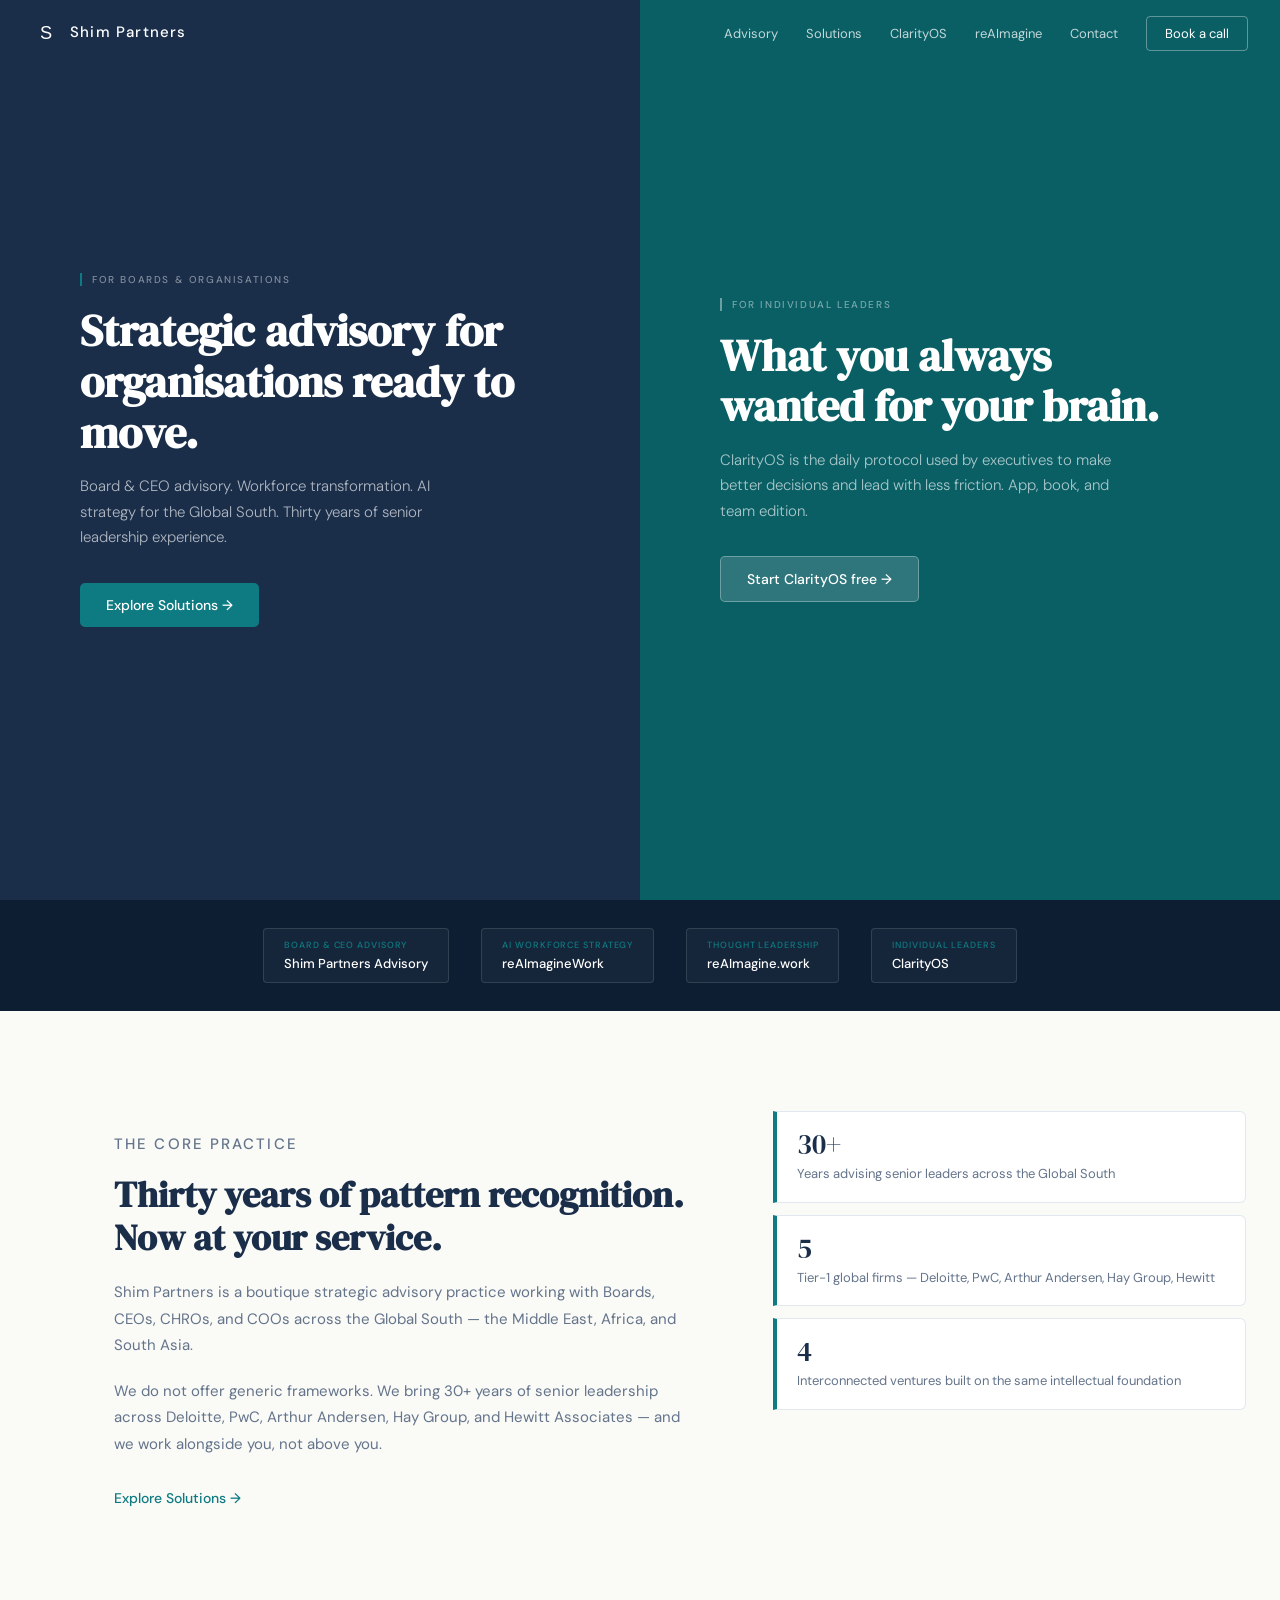
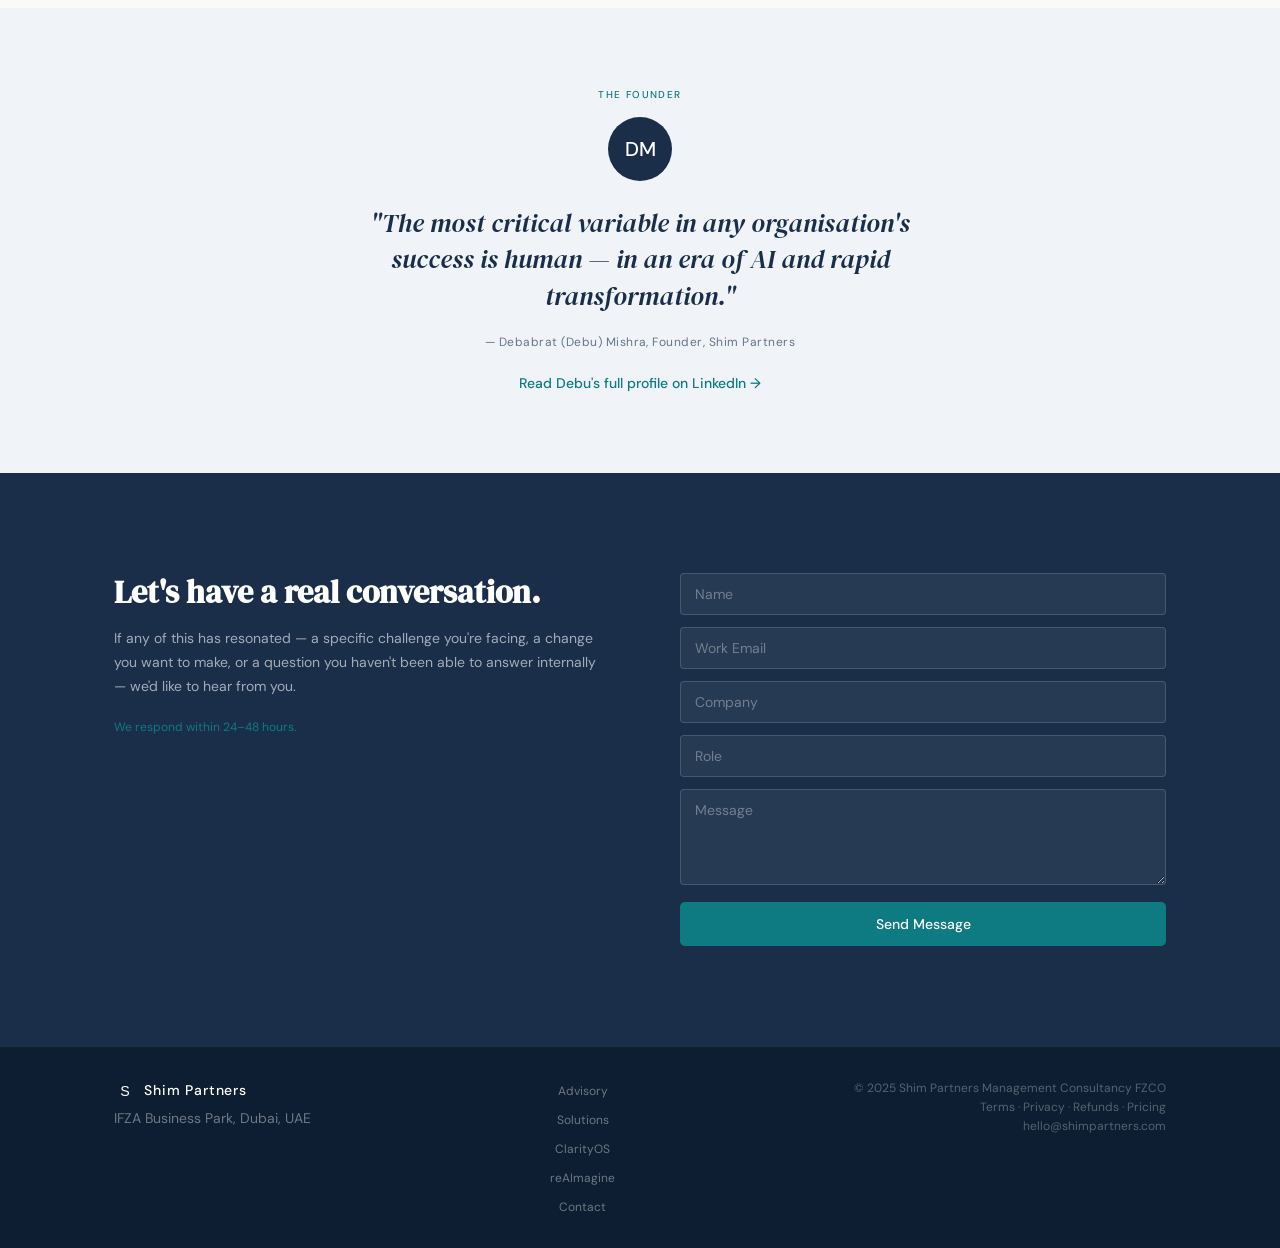
<file: index.html>
<!DOCTYPE html>
<html lang="en">
<head>
  <meta charset="UTF-8">
  <meta name="viewport" content="width=device-width, initial-scale=1.0">
  <title>Shim Partners | Strategic Advisory</title>
  <meta name="description" content="Shim Partners helps Boards, CEOs, CHROs, and COOs of large organisations identify what's slowing them down — and build the leadership and organisational capability to move forward.">
  <meta property="og:title" content="Shim Partners | Strategic Advisory">
  <meta property="og:description" content="Shim Partners helps Boards, CEOs, CHROs, and COOs of large organisations identify what's slowing them down — and build the leadership and organisational capability to move forward.">
  <meta property="og:type" content="website">
  <link rel="icon" type="image/svg+xml" href="assets/favicon.svg">
  <link rel="preconnect" href="https://fonts.googleapis.com">
  <link rel="preconnect" href="https://fonts.gstatic.com" crossorigin>
  <link href="https://fonts.googleapis.com/css2?family=DM+Sans:wght@300;400;500&family=DM+Serif+Display&display=swap" rel="stylesheet">
  <link rel="stylesheet" href="css/base.css">
  <link rel="stylesheet" href="css/components.css">
</head>
<body>

<!-- ── NAV ── -->
<nav class="nav nav--transparent">
  <a href="index.html" class="nav__brand">
    <img src="assets/logo.svg" alt="Shim Partners logo">
    <span class="nav__wordmark">Shim Partners</span>
  </a>
  <ul class="nav__links">
    <li><a href="#advisory">Advisory</a></li>
    <li><a href="solutions.html">Solutions</a></li>
    <li><a href="https://clarity-os.co" target="_blank" rel="noopener noreferrer">ClarityOS</a></li>
    <li><a href="https://reaimagine.work" target="_blank" rel="noopener noreferrer">reAImagine</a></li>
    <li><a href="#contact">Contact</a></li>
    <li><a href="mailto:hello@shimpartners.com" class="nav__cta">Book a call</a></li>
  </ul>
  <button class="nav__hamburger" aria-label="Open menu">
    <span></span><span></span><span></span>
  </button>
</nav>

<!-- Mobile overlay -->
<div class="nav__overlay">
  <button class="nav__close" aria-label="Close menu">&times;</button>
  <a href="#advisory">Advisory</a>
  <a href="solutions.html">Solutions</a>
  <a href="https://clarity-os.co" target="_blank" rel="noopener noreferrer">ClarityOS</a>
  <a href="https://reaimagine.work" target="_blank" rel="noopener noreferrer">reAImagine</a>
  <a href="#contact">Contact</a>
  <a href="mailto:hello@shimpartners.com">Book a call</a>
</div>

<!-- ── SPLIT HERO ── -->
<section class="hero">
  <div class="hero__panel hero__panel--left">
    <div class="hero__content">
      <p class="eyebrow eyebrow--light">For Boards &amp; Organisations</p>
      <h1>Strategic advisory for organisations ready to move.</h1>
      <p class="hero__sub">Board &amp; CEO advisory. Workforce transformation. AI strategy for the Global South. Thirty years of senior leadership experience.</p>
      <a href="solutions.html" class="hero__cta hero__cta--primary">Explore Solutions &rarr;</a>
    </div>
  </div>
  <div class="hero__panel hero__panel--right">
    <div class="hero__content">
      <p class="eyebrow eyebrow--light-alt">For Individual Leaders</p>
      <h1>What you always wanted for your brain.</h1>
      <p class="hero__sub">ClarityOS is the daily protocol used by executives to make better decisions and lead with less friction. App, book, and team edition.</p>
      <a href="https://clarity-os.co" target="_blank" rel="noopener noreferrer" class="hero__cta hero__cta--ghost">Start ClarityOS free &rarr;</a>
    </div>
  </div>
</section>

<!-- ── VENTURES BAR ── -->
<section class="ventures">
  <div class="container--wide">
    <div class="ventures__row">
      <a href="#advisory" class="ventures__pill">
        <div class="ventures__tag">Board &amp; CEO Advisory</div>
        <div class="ventures__name">Shim Partners Advisory</div>
      </a>
      <a href="https://reaimagine.work" target="_blank" rel="noopener noreferrer" class="ventures__pill">
        <div class="ventures__tag">AI Workforce Strategy</div>
        <div class="ventures__name">reAImagineWork</div>
      </a>
      <a href="https://reaimagine.work" target="_blank" rel="noopener noreferrer" class="ventures__pill">
        <div class="ventures__tag">Thought Leadership</div>
        <div class="ventures__name">reAImagine.work</div>
      </a>
      <a href="https://clarity-os.co" target="_blank" rel="noopener noreferrer" class="ventures__pill">
        <div class="ventures__tag">Individual Leaders</div>
        <div class="ventures__name">ClarityOS</div>
      </a>
    </div>
  </div>
</section>

<!-- ── ADVISORY PRACTICE ── -->
<section class="advisory" id="advisory">
  <div class="container">
    <div class="advisory__grid">
      <div class="advisory__body">
        <p class="eyebrow eyebrow--teal">The Core Practice</p>
        <h2>Thirty years of pattern recognition. Now at your service.</h2>
        <p>Shim Partners is a boutique strategic advisory practice working with Boards, CEOs, CHROs, and COOs across the Global South — the Middle East, Africa, and South Asia.</p>
        <p>We do not offer generic frameworks. We bring 30+ years of senior leadership across Deloitte, PwC, Arthur Andersen, Hay Group, and Hewitt Associates — and we work alongside you, not above you.</p>
        <a href="solutions.html" class="link-teal advisory__cta">Explore Solutions &rarr;</a>
      </div>
      <div class="credentials">
        <div class="credential-tile">
          <div class="credential-tile__number">30+</div>
          <div class="credential-tile__label">Years advising senior leaders across the Global South</div>
        </div>
        <div class="credential-tile">
          <div class="credential-tile__number">5</div>
          <div class="credential-tile__label">Tier-1 global firms — Deloitte, PwC, Arthur Andersen, Hay Group, Hewitt</div>
        </div>
        <div class="credential-tile">
          <div class="credential-tile__number">4</div>
          <div class="credential-tile__label">Interconnected ventures built on the same intellectual foundation</div>
        </div>
      </div>
    </div>
  </div>
</section>

<!-- ── ABOUT / DEBU ── -->
<section class="about">
  <div class="container--narrow">
    <p class="eyebrow eyebrow--teal">The Founder</p>
    <div class="about__avatar">DM</div>
    <blockquote class="about__quote">"The most critical variable in any organisation's success is human — in an era of AI and rapid transformation."</blockquote>
    <p class="about__attribution">— Debabrat (Debu) Mishra, Founder, Shim Partners</p>
    <a href="https://linkedin.com/in/debumishra" target="_blank" rel="noopener noreferrer" class="link-teal about__link">Read Debu's full profile on LinkedIn &rarr;</a>
  </div>
</section>

<!-- ── CONTACT ── -->
<section class="contact" id="contact">
  <div class="container">
    <div class="contact__grid">
      <div>
        <h2>Let's have a real conversation.</h2>
        <p class="contact__sub">If any of this has resonated — a specific challenge you're facing, a change you want to make, or a question you haven't been able to answer internally — we'd like to hear from you.</p>
        <p class="contact__note">We respond within 24–48 hours.</p>
      </div>
      <form id="contact-form" class="contact__form">
        <input type="text" name="name" placeholder="Name" required>
        <input type="email" name="email" placeholder="Work Email" required>
        <input type="text" name="company" placeholder="Company">
        <input type="text" name="role" placeholder="Role">
        <textarea name="message" rows="4" placeholder="Message" required></textarea>
        <button type="submit" class="contact__submit">Send Message</button>
      </form>
    </div>
  </div>
</section>

<!-- ── FOOTER ── -->
<footer class="footer">
  <div class="container">
    <div class="footer__row">
      <div>
        <div class="footer__brand">
          <img src="assets/logo.svg" alt="Shim Partners">
          <span>Shim Partners</span>
        </div>
        <p class="footer__address">IFZA Business Park, Dubai, UAE</p>
      </div>
      <ul class="footer__nav">
        <li><a href="#advisory">Advisory</a></li>
        <li><a href="solutions.html">Solutions</a></li>
        <li><a href="https://clarity-os.co" target="_blank" rel="noopener noreferrer">ClarityOS</a></li>
        <li><a href="https://reaimagine.work" target="_blank" rel="noopener noreferrer">reAImagine</a></li>
        <li><a href="#contact">Contact</a></li>
      </ul>
      <div class="footer__legal">
        <p>&copy; 2025 Shim Partners Management Consultancy FZCO</p>
        <p><a href="terms.html">Terms</a> &middot; <a href="privacy-policy.html">Privacy</a> &middot; <a href="refund-policy.html">Refunds</a> &middot; <a href="pricing.html">Pricing</a></p>
        <p><a href="mailto:hello@shimpartners.com">hello@shimpartners.com</a></p>
      </div>
    </div>
  </div>
</footer>

<script src="js/main.js"></script>
</body>
</html>
</file>
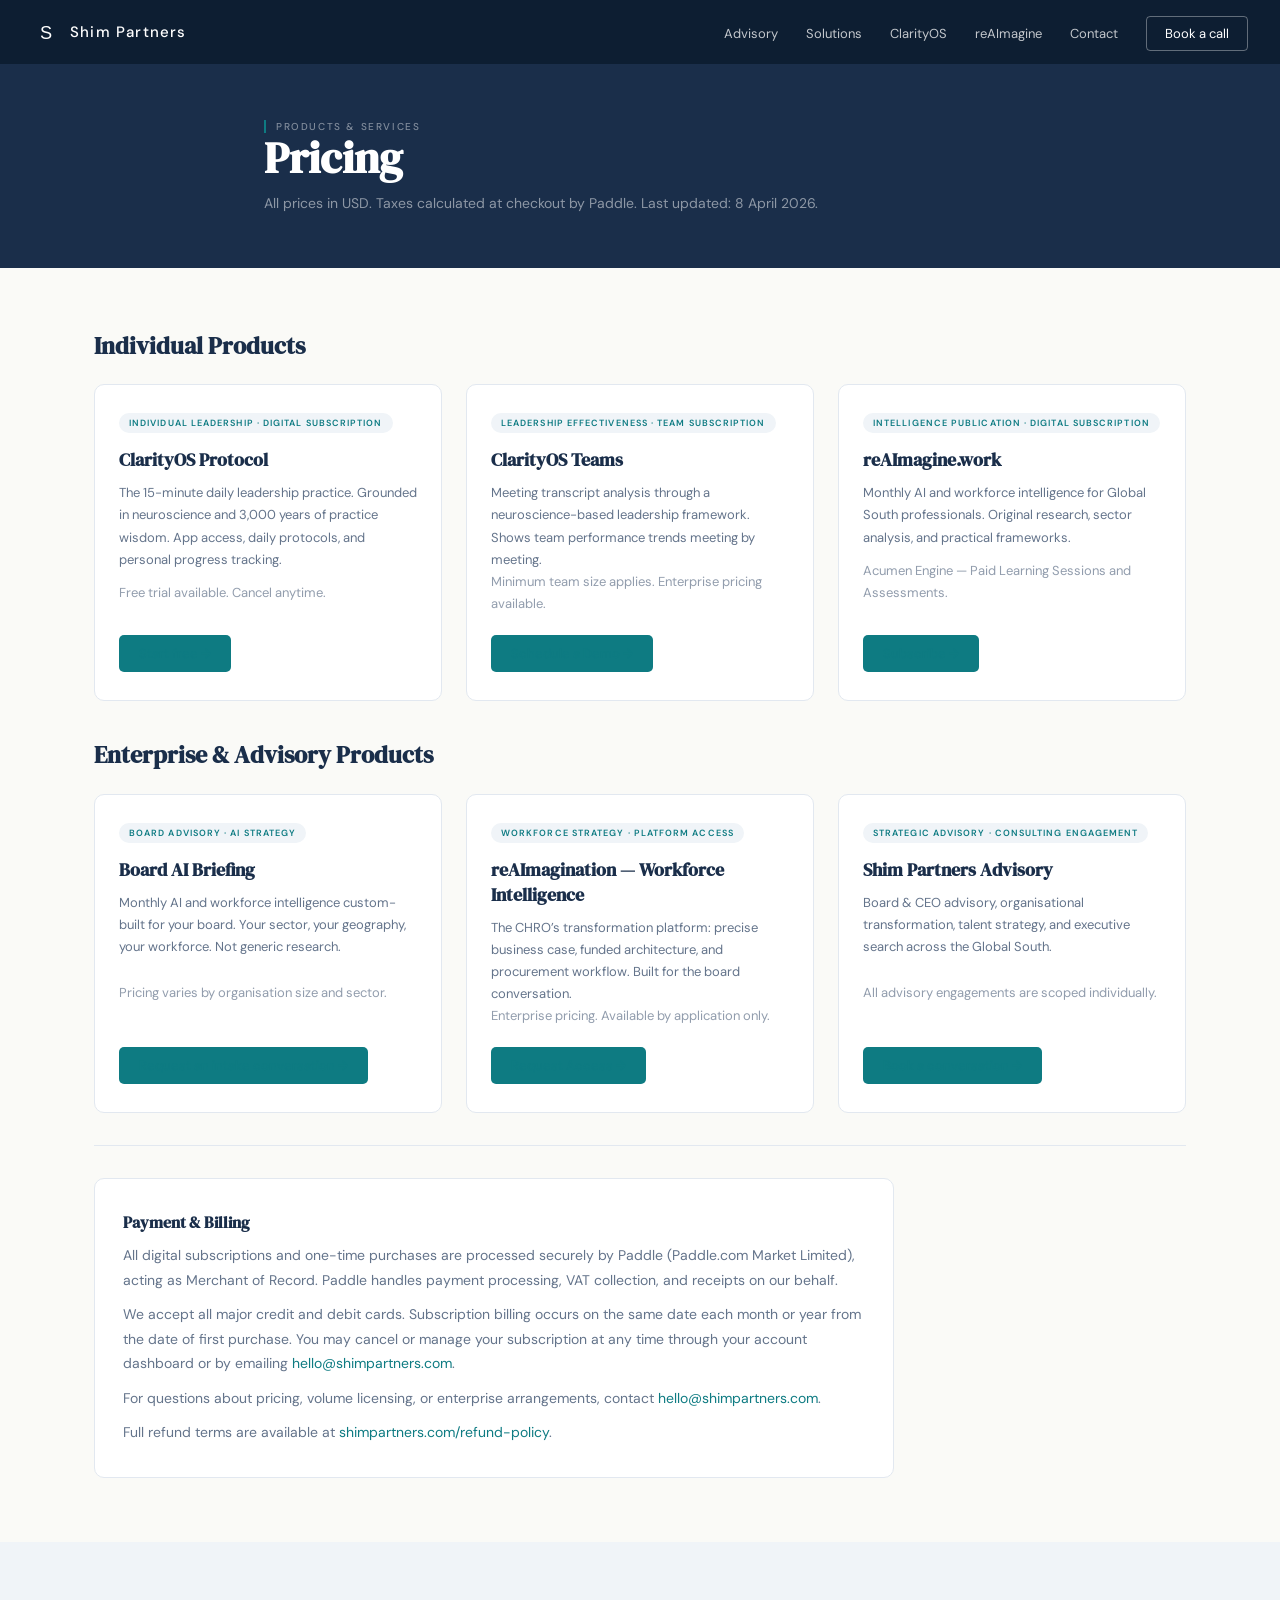
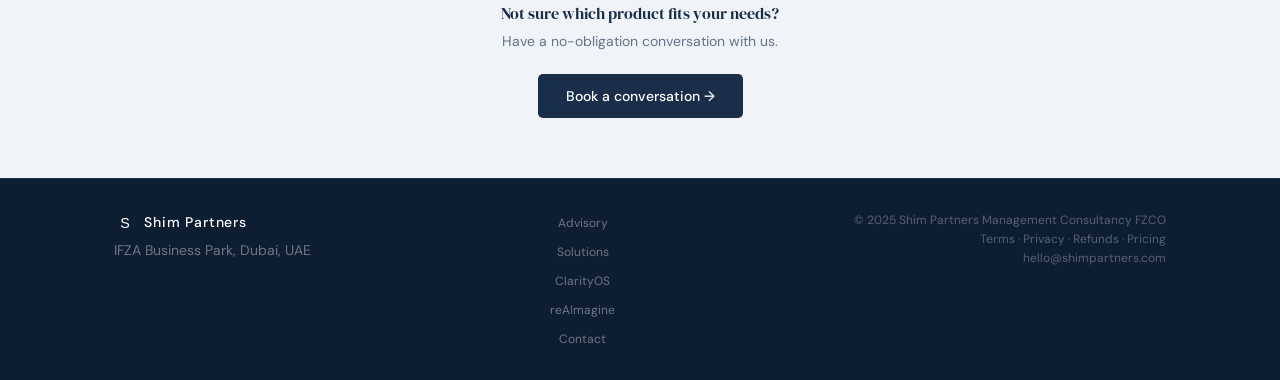
<file: pricing.html>
<!DOCTYPE html>
<html lang="en">
<head>
  <meta charset="UTF-8">
  <meta name="viewport" content="width=device-width, initial-scale=1.0">
  <title>Pricing | Shim Partners</title>
  <meta name="description" content="Pricing for Shim Partners products and services — ClarityOS, reAImagine.work, reAImagination, and Advisory.">
  <meta property="og:title" content="Pricing | Shim Partners">
  <meta property="og:description" content="Pricing for Shim Partners products and services — ClarityOS, reAImagine.work, reAImagination, and Advisory.">
  <meta property="og:type" content="website">
  <link rel="icon" type="image/svg+xml" href="assets/favicon.svg">
  <link rel="preconnect" href="https://fonts.googleapis.com">
  <link rel="preconnect" href="https://fonts.gstatic.com" crossorigin>
  <link href="https://fonts.googleapis.com/css2?family=DM+Sans:wght@300;400;500&family=DM+Serif+Display&display=swap" rel="stylesheet">
  <link rel="stylesheet" href="css/base.css">
  <link rel="stylesheet" href="css/components.css">
</head>
<body>

<!-- ── NAV ── -->
<nav class="nav nav--solid">
  <a href="index.html" class="nav__brand">
    <img src="assets/logo.svg" alt="Shim Partners logo">
    <span class="nav__wordmark">Shim Partners</span>
  </a>
  <ul class="nav__links">
    <li><a href="index.html#advisory">Advisory</a></li>
    <li><a href="solutions.html">Solutions</a></li>
    <li><a href="https://clarity-os.co" target="_blank" rel="noopener noreferrer">ClarityOS</a></li>
    <li><a href="https://reaimagine.work" target="_blank" rel="noopener noreferrer">reAImagine</a></li>
    <li><a href="index.html#contact">Contact</a></li>
    <li><a href="mailto:hello@shimpartners.com" class="nav__cta">Book a call</a></li>
  </ul>
  <button class="nav__hamburger" aria-label="Open menu">
    <span></span><span></span><span></span>
  </button>
</nav>

<!-- Mobile overlay -->
<div class="nav__overlay">
  <button class="nav__close" aria-label="Close menu">&times;</button>
  <a href="index.html#advisory">Advisory</a>
  <a href="solutions.html">Solutions</a>
  <a href="https://clarity-os.co" target="_blank" rel="noopener noreferrer">ClarityOS</a>
  <a href="https://reaimagine.work" target="_blank" rel="noopener noreferrer">reAImagine</a>
  <a href="index.html#contact">Contact</a>
  <a href="mailto:hello@shimpartners.com">Book a call</a>
</div>

<!-- ── HERO ── -->
<section class="legal-hero">
  <div class="container--narrow">
    <p class="eyebrow" style="color: rgba(255,255,255,0.45); border-left: 2px solid var(--teal); padding-left: 10px;">Products &amp; Services</p>
    <h1>Pricing</h1>
    <p class="legal-hero__sub">All prices in USD. Taxes calculated at checkout by Paddle. Last updated: 8 April 2026.</p>
  </div>
</section>

<!-- ── INDIVIDUAL PRODUCTS ── -->
<section class="legal">
  <div class="container--wide">

    <h2 style="margin-top: 0;">Individual Products</h2>

    <div class="pricing-cards">

      <div class="pricing-card">
        <span class="pricing-card__badge">Individual Leadership &middot; Digital Subscription</span>
        <h3>ClarityOS Protocol</h3>
        <p>The 15-minute daily leadership practice. Grounded in neuroscience and 3,000 years of practice wisdom. App access, daily protocols, and personal progress tracking.</p>
        <p class="pricing-card__note">Free trial available. Cancel anytime.</p>
        <a href="https://clarity-os.co" target="_blank" rel="noopener noreferrer" class="pricing-card__cta">Start free &rarr;</a>
      </div>

      <div class="pricing-card">
        <span class="pricing-card__badge">Leadership Effectiveness &middot; Team Subscription</span>
        <h3>ClarityOS Teams</h3>
        <p>Meeting transcript analysis through a neuroscience-based leadership framework. Shows team performance trends meeting by meeting.</p>
        <p class="pricing-card__note">Minimum team size applies. Enterprise pricing available.</p>
        <a href="mailto:hello@shimpartners.com" class="pricing-card__cta">Schedule a Demo &rarr;</a>
      </div>

      <div class="pricing-card">
        <span class="pricing-card__badge">Intelligence Publication &middot; Digital Subscription</span>
        <h3>reAImagine.work</h3>
        <p>Monthly AI and workforce intelligence for Global South professionals. Original research, sector analysis, and practical frameworks.</p>
        <p class="pricing-card__note">Acumen Engine &mdash; Paid Learning Sessions and Assessments.</p>
        <a href="https://reaimagine.work" target="_blank" rel="noopener noreferrer" class="pricing-card__cta">Subscribe &rarr;</a>
      </div>

    </div>

    <h2>Enterprise &amp; Advisory Products</h2>

    <div class="pricing-cards">

      <div class="pricing-card">
        <span class="pricing-card__badge">Board Advisory &middot; AI Strategy</span>
        <h3>Board AI Briefing</h3>
        <p>Monthly AI and workforce intelligence custom-built for your board. Your sector, your geography, your workforce. Not generic research.</p>
        <p class="pricing-card__note">Pricing varies by organisation size and sector.</p>
        <a href="mailto:hello@shimpartners.com" class="pricing-card__cta">Request an intake conversation &rarr;</a>
      </div>

      <div class="pricing-card">
        <span class="pricing-card__badge">Workforce Strategy &middot; Platform Access</span>
        <h3>reAImagination &mdash; Workforce Intelligence</h3>
        <p>The CHRO&rsquo;s transformation platform: precise business case, funded architecture, and procurement workflow. Built for the board conversation.</p>
        <p class="pricing-card__note">Enterprise pricing. Available by application only.</p>
        <a href="mailto:hello@shimpartners.com" class="pricing-card__cta">Request Access &rarr;</a>
      </div>

      <div class="pricing-card">
        <span class="pricing-card__badge">Strategic Advisory &middot; Consulting Engagement</span>
        <h3>Shim Partners Advisory</h3>
        <p>Board &amp; CEO advisory, organisational transformation, talent strategy, and executive search across the Global South.</p>
        <p class="pricing-card__note">All advisory engagements are scoped individually.</p>
        <a href="mailto:hello@shimpartners.com" class="pricing-card__cta">Book a conversation &rarr;</a>
      </div>

    </div>

    <!-- Payment & Billing -->
    <hr>
    <div class="legal__card" style="max-width: 800px;">
      <h3 style="margin-top: 0;">Payment &amp; Billing</h3>
      <p>All digital subscriptions and one-time purchases are processed securely by Paddle (Paddle.com Market Limited), acting as Merchant of Record. Paddle handles payment processing, VAT collection, and receipts on our behalf.</p>
      <p>We accept all major credit and debit cards. Subscription billing occurs on the same date each month or year from the date of first purchase. You may cancel or manage your subscription at any time through your account dashboard or by emailing <a href="mailto:hello@shimpartners.com">hello@shimpartners.com</a>.</p>
      <p>For questions about pricing, volume licensing, or enterprise arrangements, contact <a href="mailto:hello@shimpartners.com">hello@shimpartners.com</a>.</p>
      <p>Full refund terms are available at <a href="refund-policy.html">shimpartners.com/refund-policy</a>.</p>
    </div>

  </div>
</section>

<!-- ── CTA STRIP ── -->
<section class="cta-strip">
  <div class="container--narrow">
    <p class="cta-strip__title">Not sure which product fits your needs?</p>
    <p class="cta-strip__sub">Have a no-obligation conversation with us.</p>
    <a href="mailto:hello@shimpartners.com" class="cta-strip__btn">Book a conversation &rarr;</a>
  </div>
</section>

<!-- ── FOOTER ── -->
<footer class="footer">
  <div class="container">
    <div class="footer__row">
      <div>
        <div class="footer__brand">
          <img src="assets/logo.svg" alt="Shim Partners">
          <span>Shim Partners</span>
        </div>
        <p class="footer__address">IFZA Business Park, Dubai, UAE</p>
      </div>
      <ul class="footer__nav">
        <li><a href="index.html#advisory">Advisory</a></li>
        <li><a href="solutions.html">Solutions</a></li>
        <li><a href="https://clarity-os.co" target="_blank" rel="noopener noreferrer">ClarityOS</a></li>
        <li><a href="https://reaimagine.work" target="_blank" rel="noopener noreferrer">reAImagine</a></li>
        <li><a href="index.html#contact">Contact</a></li>
      </ul>
      <div class="footer__legal">
        <p>&copy; 2025 Shim Partners Management Consultancy FZCO</p>
        <p><a href="terms.html">Terms</a> &middot; <a href="privacy-policy.html">Privacy</a> &middot; <a href="refund-policy.html">Refunds</a> &middot; <a href="pricing.html">Pricing</a></p>
        <p><a href="mailto:hello@shimpartners.com">hello@shimpartners.com</a></p>
      </div>
    </div>
  </div>
</footer>

<script src="js/main.js"></script>
</body>
</html>
</file>
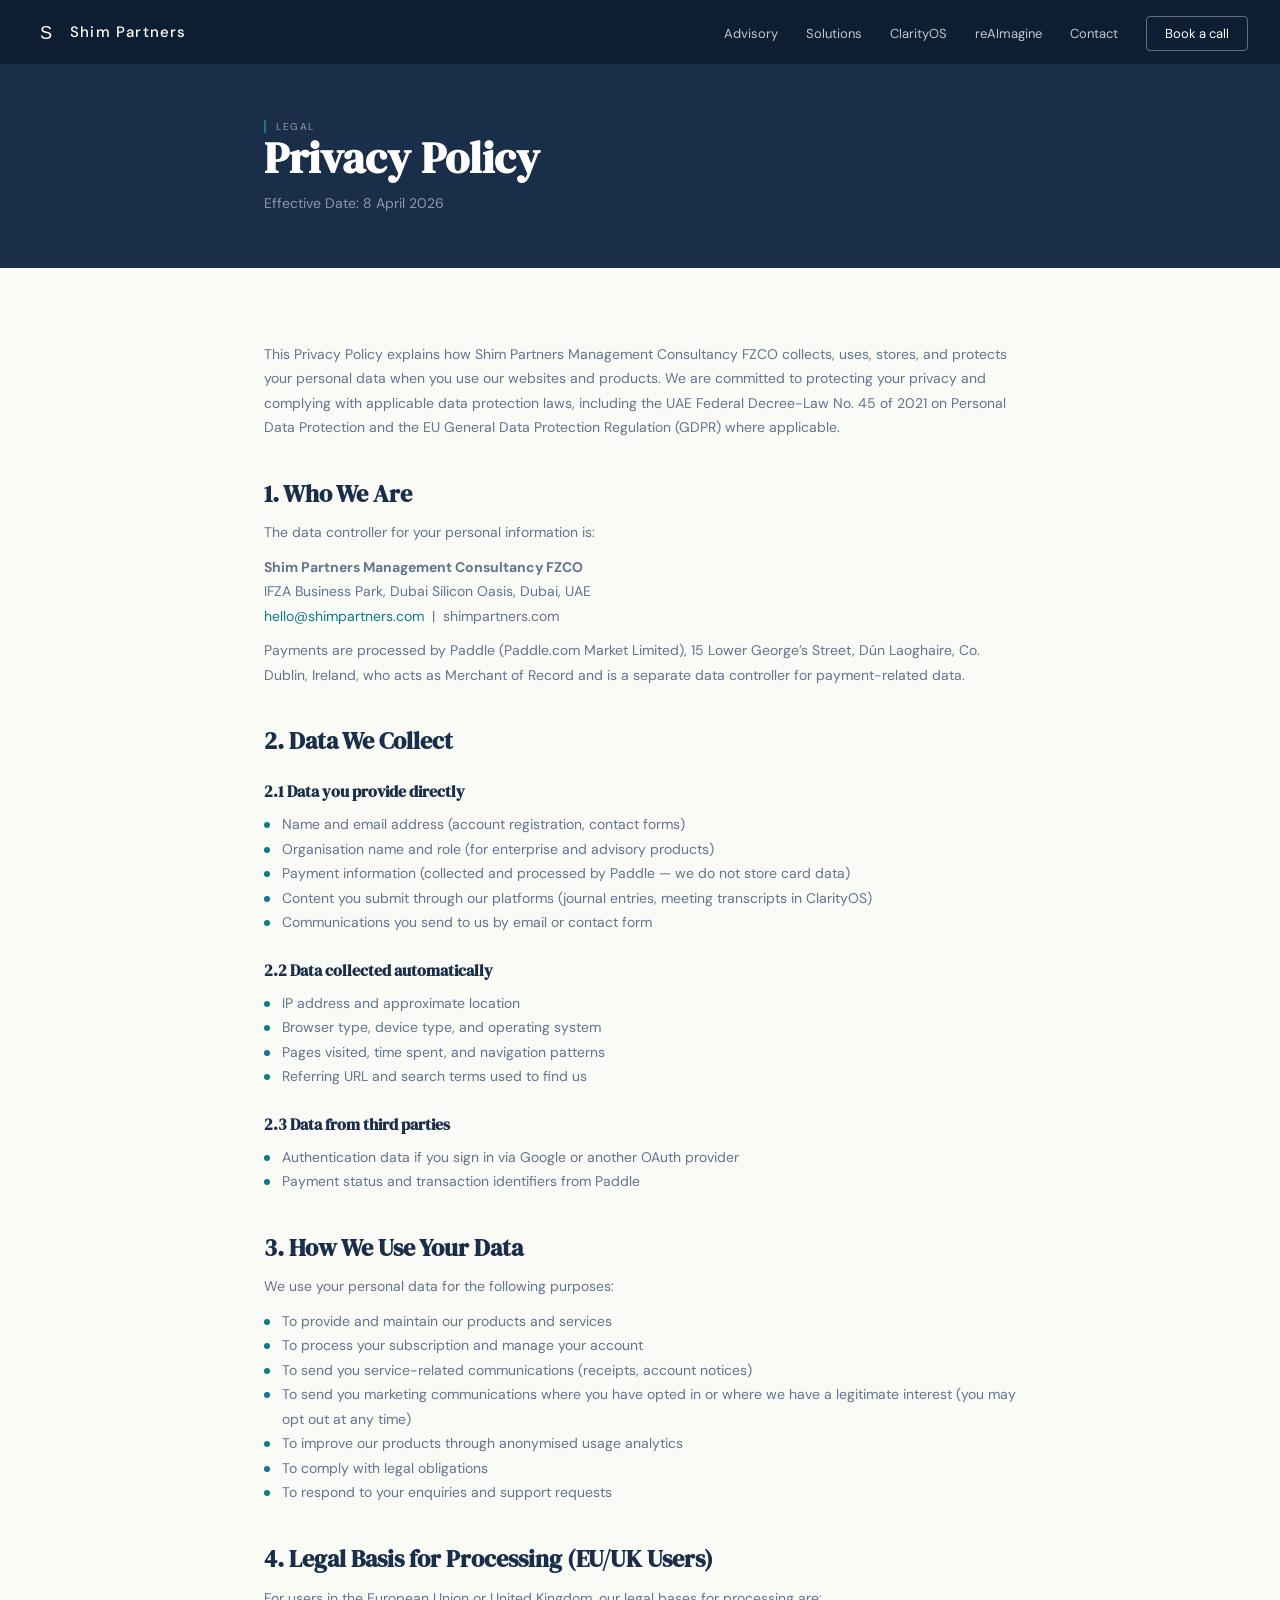
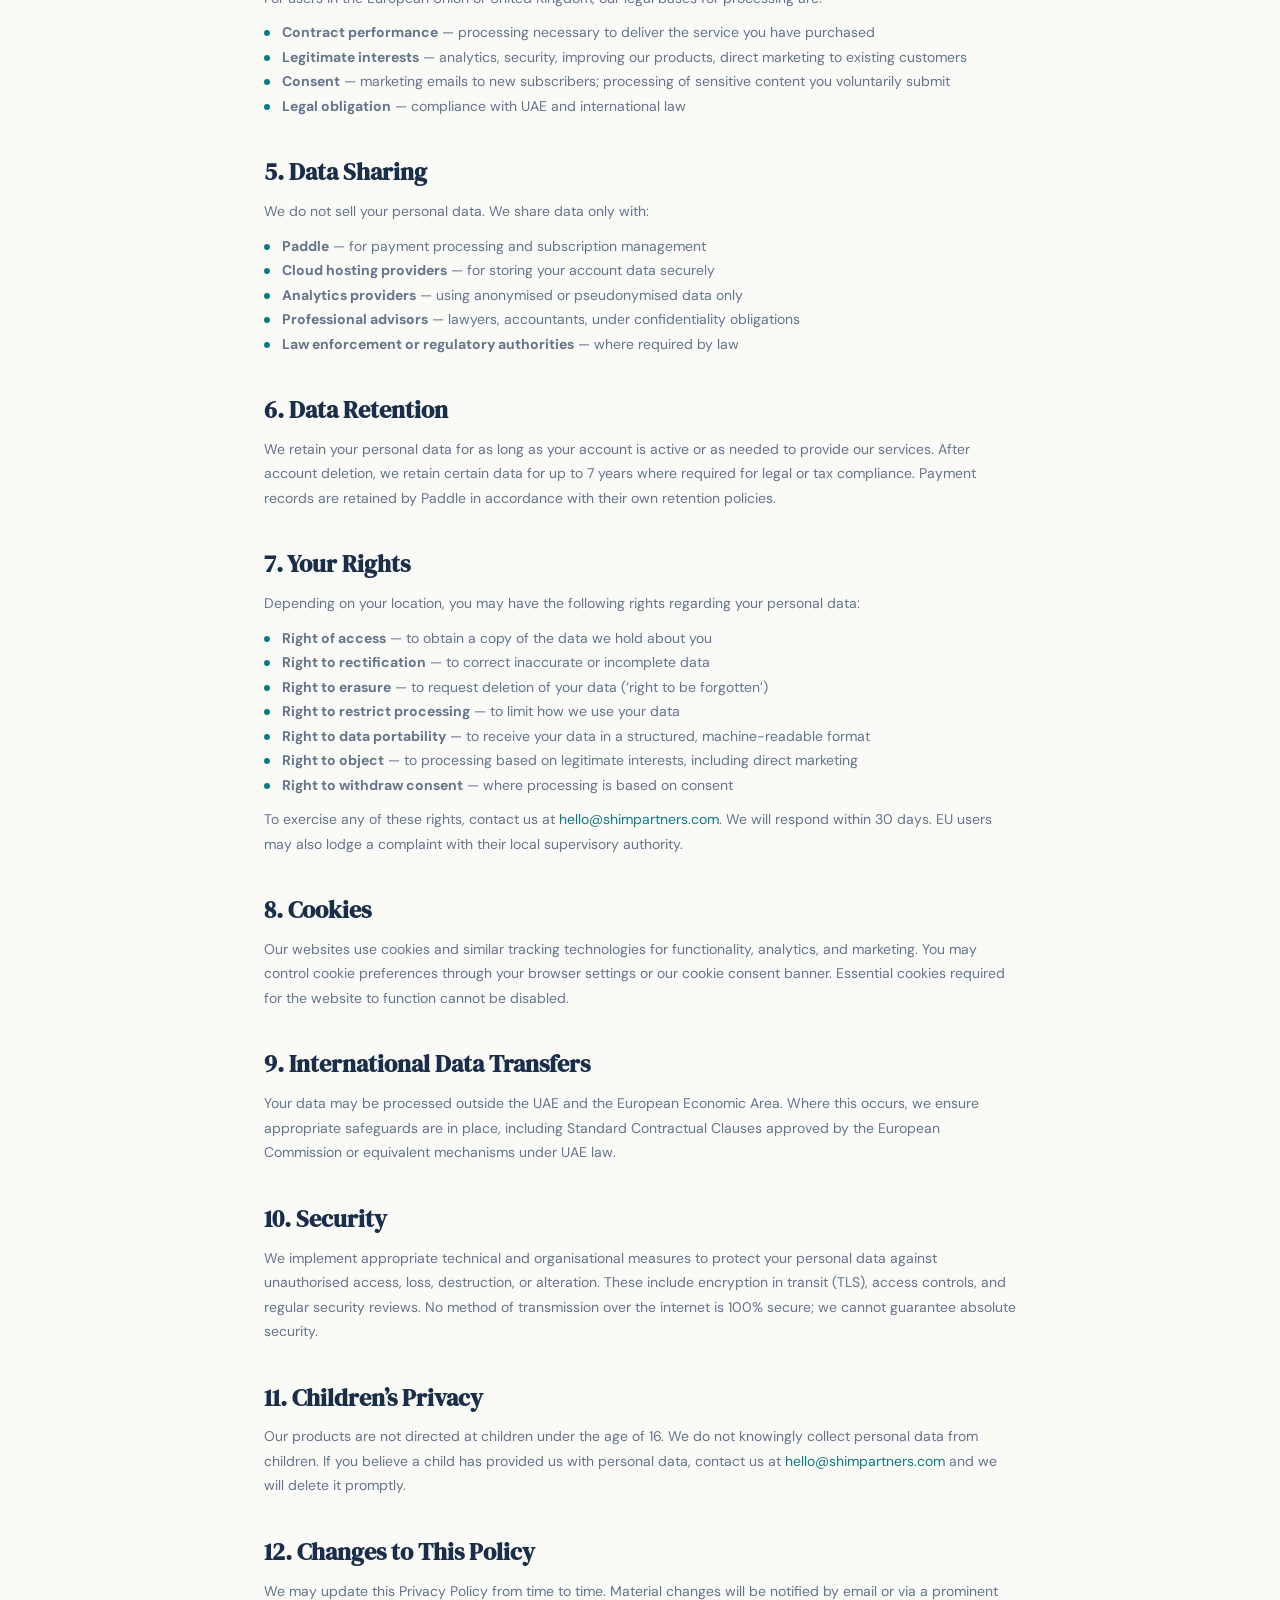
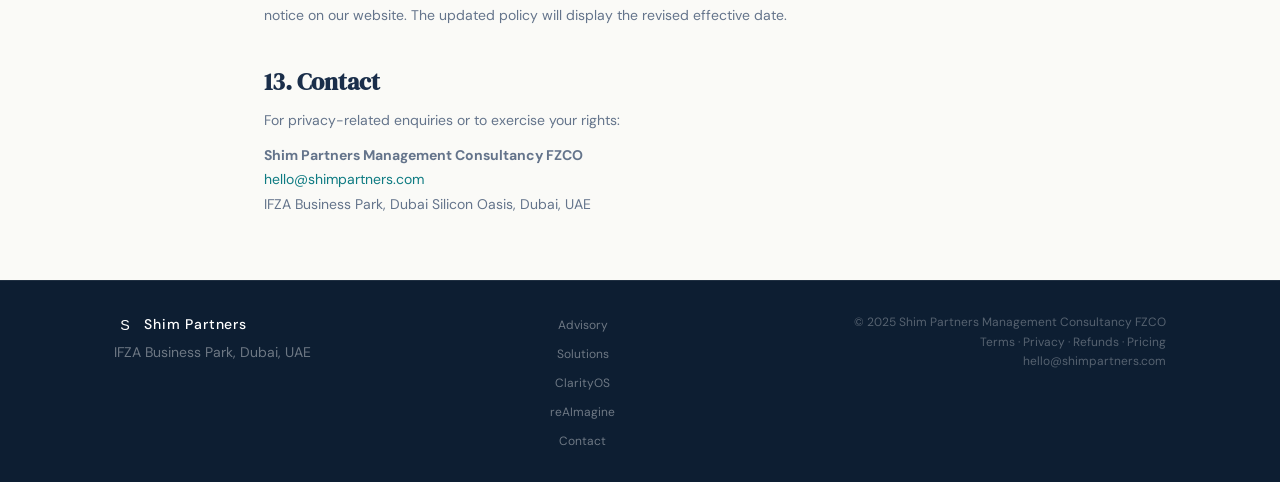
<file: privacy-policy.html>
<!DOCTYPE html>
<html lang="en">
<head>
  <meta charset="UTF-8">
  <meta name="viewport" content="width=device-width, initial-scale=1.0">
  <title>Privacy Policy | Shim Partners</title>
  <meta name="description" content="Privacy Policy for Shim Partners — how we collect, use, store, and protect your personal data.">
  <meta property="og:title" content="Privacy Policy | Shim Partners">
  <meta property="og:description" content="Privacy Policy for Shim Partners — how we collect, use, store, and protect your personal data.">
  <meta property="og:type" content="website">
  <link rel="icon" type="image/svg+xml" href="assets/favicon.svg">
  <link rel="preconnect" href="https://fonts.googleapis.com">
  <link rel="preconnect" href="https://fonts.gstatic.com" crossorigin>
  <link href="https://fonts.googleapis.com/css2?family=DM+Sans:wght@300;400;500&family=DM+Serif+Display&display=swap" rel="stylesheet">
  <link rel="stylesheet" href="css/base.css">
  <link rel="stylesheet" href="css/components.css">
</head>
<body>

<!-- ── NAV ── -->
<nav class="nav nav--solid">
  <a href="index.html" class="nav__brand">
    <img src="assets/logo.svg" alt="Shim Partners logo">
    <span class="nav__wordmark">Shim Partners</span>
  </a>
  <ul class="nav__links">
    <li><a href="index.html#advisory">Advisory</a></li>
    <li><a href="solutions.html">Solutions</a></li>
    <li><a href="https://clarity-os.co" target="_blank" rel="noopener noreferrer">ClarityOS</a></li>
    <li><a href="https://reaimagine.work" target="_blank" rel="noopener noreferrer">reAImagine</a></li>
    <li><a href="index.html#contact">Contact</a></li>
    <li><a href="mailto:hello@shimpartners.com" class="nav__cta">Book a call</a></li>
  </ul>
  <button class="nav__hamburger" aria-label="Open menu">
    <span></span><span></span><span></span>
  </button>
</nav>

<!-- Mobile overlay -->
<div class="nav__overlay">
  <button class="nav__close" aria-label="Close menu">&times;</button>
  <a href="index.html#advisory">Advisory</a>
  <a href="solutions.html">Solutions</a>
  <a href="https://clarity-os.co" target="_blank" rel="noopener noreferrer">ClarityOS</a>
  <a href="https://reaimagine.work" target="_blank" rel="noopener noreferrer">reAImagine</a>
  <a href="index.html#contact">Contact</a>
  <a href="mailto:hello@shimpartners.com">Book a call</a>
</div>

<!-- ── HERO ── -->
<section class="legal-hero">
  <div class="container--narrow">
    <p class="eyebrow" style="color: rgba(255,255,255,0.45); border-left: 2px solid var(--teal); padding-left: 10px;">Legal</p>
    <h1>Privacy Policy</h1>
    <p class="legal-hero__sub">Effective Date: 8 April 2026</p>
  </div>
</section>

<!-- ── CONTENT ── -->
<section class="legal">
  <div class="container--narrow">

    <p>This Privacy Policy explains how Shim Partners Management Consultancy FZCO collects, uses, stores, and protects your personal data when you use our websites and products. We are committed to protecting your privacy and complying with applicable data protection laws, including the UAE Federal Decree-Law No. 45 of 2021 on Personal Data Protection and the EU General Data Protection Regulation (GDPR) where applicable.</p>

    <h2>1. Who We Are</h2>
    <p>The data controller for your personal information is:</p>
    <p><strong>Shim Partners Management Consultancy FZCO</strong><br>
    IFZA Business Park, Dubai Silicon Oasis, Dubai, UAE<br>
    <a href="mailto:hello@shimpartners.com">hello@shimpartners.com</a> &nbsp;|&nbsp; shimpartners.com</p>
    <p>Payments are processed by Paddle (Paddle.com Market Limited), 15 Lower George&rsquo;s Street, D&uacute;n Laoghaire, Co. Dublin, Ireland, who acts as Merchant of Record and is a separate data controller for payment-related data.</p>

    <h2>2. Data We Collect</h2>

    <h3>2.1 Data you provide directly</h3>
    <ul>
      <li>Name and email address (account registration, contact forms)</li>
      <li>Organisation name and role (for enterprise and advisory products)</li>
      <li>Payment information (collected and processed by Paddle &mdash; we do not store card data)</li>
      <li>Content you submit through our platforms (journal entries, meeting transcripts in ClarityOS)</li>
      <li>Communications you send to us by email or contact form</li>
    </ul>

    <h3>2.2 Data collected automatically</h3>
    <ul>
      <li>IP address and approximate location</li>
      <li>Browser type, device type, and operating system</li>
      <li>Pages visited, time spent, and navigation patterns</li>
      <li>Referring URL and search terms used to find us</li>
    </ul>

    <h3>2.3 Data from third parties</h3>
    <ul>
      <li>Authentication data if you sign in via Google or another OAuth provider</li>
      <li>Payment status and transaction identifiers from Paddle</li>
    </ul>

    <h2>3. How We Use Your Data</h2>
    <p>We use your personal data for the following purposes:</p>
    <ul>
      <li>To provide and maintain our products and services</li>
      <li>To process your subscription and manage your account</li>
      <li>To send you service-related communications (receipts, account notices)</li>
      <li>To send you marketing communications where you have opted in or where we have a legitimate interest (you may opt out at any time)</li>
      <li>To improve our products through anonymised usage analytics</li>
      <li>To comply with legal obligations</li>
      <li>To respond to your enquiries and support requests</li>
    </ul>

    <h2>4. Legal Basis for Processing (EU/UK Users)</h2>
    <p>For users in the European Union or United Kingdom, our legal bases for processing are:</p>
    <ul>
      <li><strong>Contract performance</strong> &mdash; processing necessary to deliver the service you have purchased</li>
      <li><strong>Legitimate interests</strong> &mdash; analytics, security, improving our products, direct marketing to existing customers</li>
      <li><strong>Consent</strong> &mdash; marketing emails to new subscribers; processing of sensitive content you voluntarily submit</li>
      <li><strong>Legal obligation</strong> &mdash; compliance with UAE and international law</li>
    </ul>

    <h2>5. Data Sharing</h2>
    <p>We do not sell your personal data. We share data only with:</p>
    <ul>
      <li><strong>Paddle</strong> &mdash; for payment processing and subscription management</li>
      <li><strong>Cloud hosting providers</strong> &mdash; for storing your account data securely</li>
      <li><strong>Analytics providers</strong> &mdash; using anonymised or pseudonymised data only</li>
      <li><strong>Professional advisors</strong> &mdash; lawyers, accountants, under confidentiality obligations</li>
      <li><strong>Law enforcement or regulatory authorities</strong> &mdash; where required by law</li>
    </ul>

    <h2>6. Data Retention</h2>
    <p>We retain your personal data for as long as your account is active or as needed to provide our services. After account deletion, we retain certain data for up to 7 years where required for legal or tax compliance. Payment records are retained by Paddle in accordance with their own retention policies.</p>

    <h2>7. Your Rights</h2>
    <p>Depending on your location, you may have the following rights regarding your personal data:</p>
    <ul>
      <li><strong>Right of access</strong> &mdash; to obtain a copy of the data we hold about you</li>
      <li><strong>Right to rectification</strong> &mdash; to correct inaccurate or incomplete data</li>
      <li><strong>Right to erasure</strong> &mdash; to request deletion of your data (&lsquo;right to be forgotten&rsquo;)</li>
      <li><strong>Right to restrict processing</strong> &mdash; to limit how we use your data</li>
      <li><strong>Right to data portability</strong> &mdash; to receive your data in a structured, machine-readable format</li>
      <li><strong>Right to object</strong> &mdash; to processing based on legitimate interests, including direct marketing</li>
      <li><strong>Right to withdraw consent</strong> &mdash; where processing is based on consent</li>
    </ul>
    <p>To exercise any of these rights, contact us at <a href="mailto:hello@shimpartners.com">hello@shimpartners.com</a>. We will respond within 30 days. EU users may also lodge a complaint with their local supervisory authority.</p>

    <h2>8. Cookies</h2>
    <p>Our websites use cookies and similar tracking technologies for functionality, analytics, and marketing. You may control cookie preferences through your browser settings or our cookie consent banner. Essential cookies required for the website to function cannot be disabled.</p>

    <h2>9. International Data Transfers</h2>
    <p>Your data may be processed outside the UAE and the European Economic Area. Where this occurs, we ensure appropriate safeguards are in place, including Standard Contractual Clauses approved by the European Commission or equivalent mechanisms under UAE law.</p>

    <h2>10. Security</h2>
    <p>We implement appropriate technical and organisational measures to protect your personal data against unauthorised access, loss, destruction, or alteration. These include encryption in transit (TLS), access controls, and regular security reviews. No method of transmission over the internet is 100% secure; we cannot guarantee absolute security.</p>

    <h2>11. Children&rsquo;s Privacy</h2>
    <p>Our products are not directed at children under the age of 16. We do not knowingly collect personal data from children. If you believe a child has provided us with personal data, contact us at <a href="mailto:hello@shimpartners.com">hello@shimpartners.com</a> and we will delete it promptly.</p>

    <h2>12. Changes to This Policy</h2>
    <p>We may update this Privacy Policy from time to time. Material changes will be notified by email or via a prominent notice on our website. The updated policy will display the revised effective date.</p>

    <h2>13. Contact</h2>
    <p>For privacy-related enquiries or to exercise your rights:</p>
    <p><strong>Shim Partners Management Consultancy FZCO</strong><br>
    <a href="mailto:hello@shimpartners.com">hello@shimpartners.com</a><br>
    IFZA Business Park, Dubai Silicon Oasis, Dubai, UAE</p>

  </div>
</section>

<!-- ── FOOTER ── -->
<footer class="footer">
  <div class="container">
    <div class="footer__row">
      <div>
        <div class="footer__brand">
          <img src="assets/logo.svg" alt="Shim Partners">
          <span>Shim Partners</span>
        </div>
        <p class="footer__address">IFZA Business Park, Dubai, UAE</p>
      </div>
      <ul class="footer__nav">
        <li><a href="index.html#advisory">Advisory</a></li>
        <li><a href="solutions.html">Solutions</a></li>
        <li><a href="https://clarity-os.co" target="_blank" rel="noopener noreferrer">ClarityOS</a></li>
        <li><a href="https://reaimagine.work" target="_blank" rel="noopener noreferrer">reAImagine</a></li>
        <li><a href="index.html#contact">Contact</a></li>
      </ul>
      <div class="footer__legal">
        <p>&copy; 2025 Shim Partners Management Consultancy FZCO</p>
        <p><a href="terms.html">Terms</a> &middot; <a href="privacy-policy.html">Privacy</a> &middot; <a href="refund-policy.html">Refunds</a> &middot; <a href="pricing.html">Pricing</a></p>
        <p><a href="mailto:hello@shimpartners.com">hello@shimpartners.com</a></p>
      </div>
    </div>
  </div>
</footer>

<script src="js/main.js"></script>
</body>
</html>
</file>
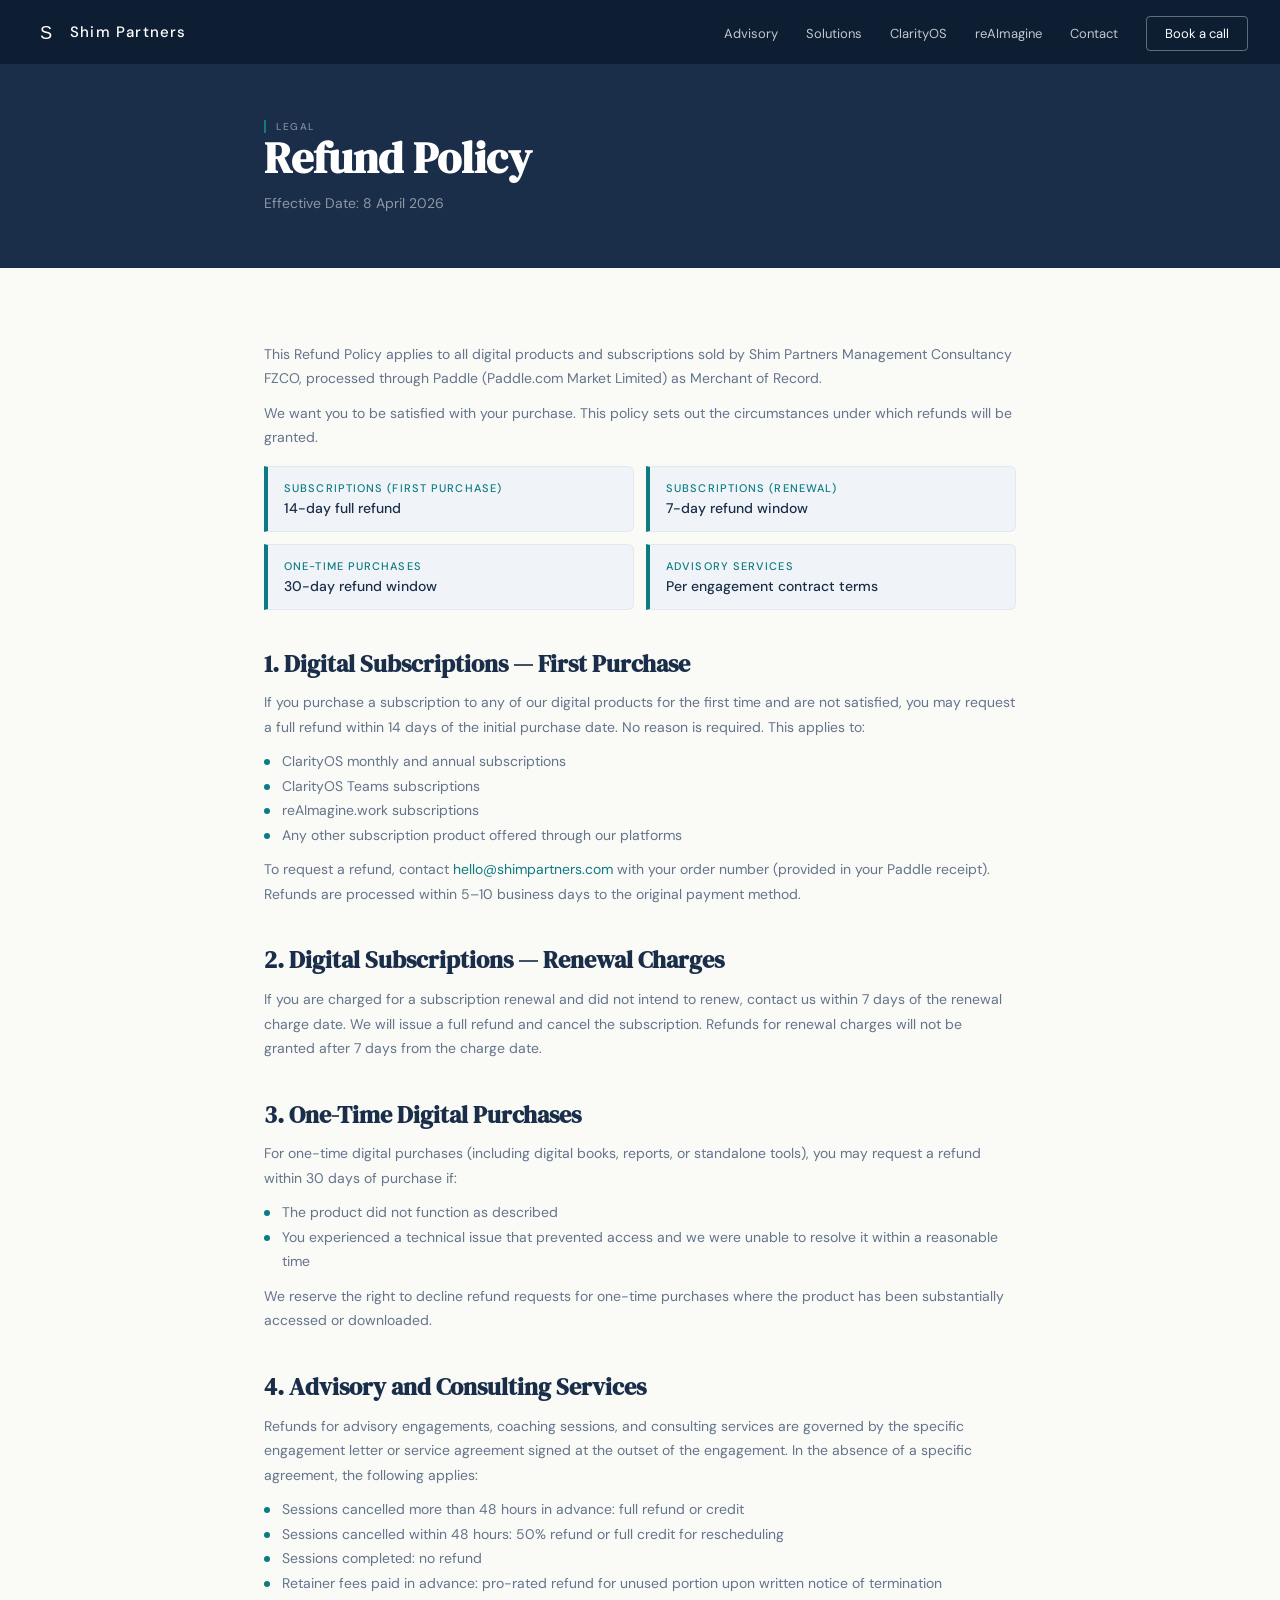
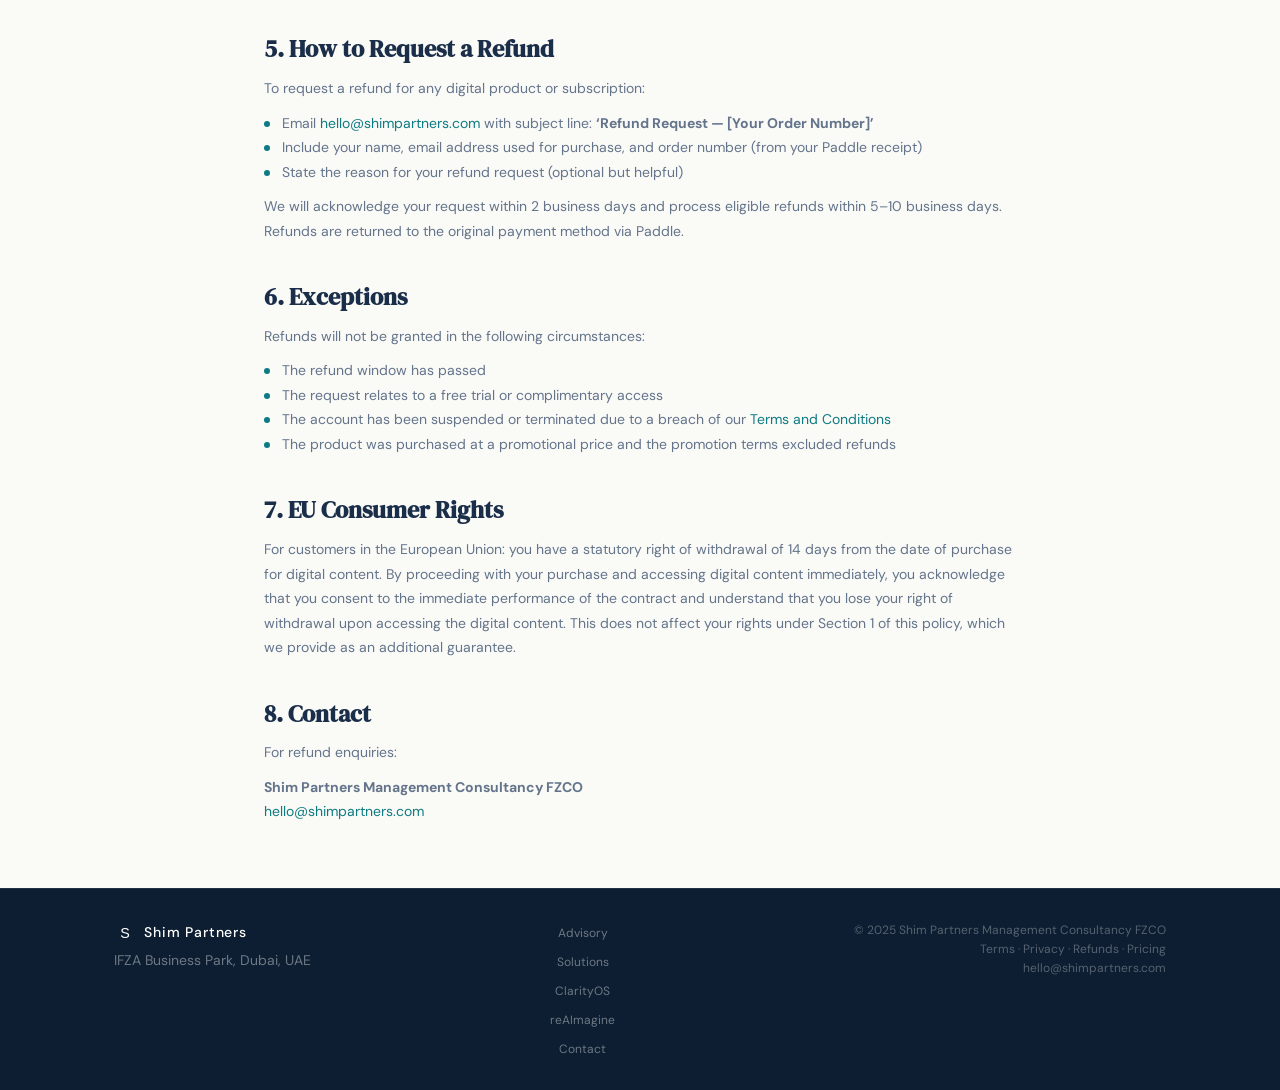
<file: refund-policy.html>
<!DOCTYPE html>
<html lang="en">
<head>
  <meta charset="UTF-8">
  <meta name="viewport" content="width=device-width, initial-scale=1.0">
  <title>Refund Policy | Shim Partners</title>
  <meta name="description" content="Refund Policy for Shim Partners digital products, subscriptions, and advisory services.">
  <meta property="og:title" content="Refund Policy | Shim Partners">
  <meta property="og:description" content="Refund Policy for Shim Partners digital products, subscriptions, and advisory services.">
  <meta property="og:type" content="website">
  <link rel="icon" type="image/svg+xml" href="assets/favicon.svg">
  <link rel="preconnect" href="https://fonts.googleapis.com">
  <link rel="preconnect" href="https://fonts.gstatic.com" crossorigin>
  <link href="https://fonts.googleapis.com/css2?family=DM+Sans:wght@300;400;500&family=DM+Serif+Display&display=swap" rel="stylesheet">
  <link rel="stylesheet" href="css/base.css">
  <link rel="stylesheet" href="css/components.css">
</head>
<body>

<!-- ── NAV ── -->
<nav class="nav nav--solid">
  <a href="index.html" class="nav__brand">
    <img src="assets/logo.svg" alt="Shim Partners logo">
    <span class="nav__wordmark">Shim Partners</span>
  </a>
  <ul class="nav__links">
    <li><a href="index.html#advisory">Advisory</a></li>
    <li><a href="solutions.html">Solutions</a></li>
    <li><a href="https://clarity-os.co" target="_blank" rel="noopener noreferrer">ClarityOS</a></li>
    <li><a href="https://reaimagine.work" target="_blank" rel="noopener noreferrer">reAImagine</a></li>
    <li><a href="index.html#contact">Contact</a></li>
    <li><a href="mailto:hello@shimpartners.com" class="nav__cta">Book a call</a></li>
  </ul>
  <button class="nav__hamburger" aria-label="Open menu">
    <span></span><span></span><span></span>
  </button>
</nav>

<!-- Mobile overlay -->
<div class="nav__overlay">
  <button class="nav__close" aria-label="Close menu">&times;</button>
  <a href="index.html#advisory">Advisory</a>
  <a href="solutions.html">Solutions</a>
  <a href="https://clarity-os.co" target="_blank" rel="noopener noreferrer">ClarityOS</a>
  <a href="https://reaimagine.work" target="_blank" rel="noopener noreferrer">reAImagine</a>
  <a href="index.html#contact">Contact</a>
  <a href="mailto:hello@shimpartners.com">Book a call</a>
</div>

<!-- ── HERO ── -->
<section class="legal-hero">
  <div class="container--narrow">
    <p class="eyebrow" style="color: rgba(255,255,255,0.45); border-left: 2px solid var(--teal); padding-left: 10px;">Legal</p>
    <h1>Refund Policy</h1>
    <p class="legal-hero__sub">Effective Date: 8 April 2026</p>
  </div>
</section>

<!-- ── CONTENT ── -->
<section class="legal">
  <div class="container--narrow">

    <p>This Refund Policy applies to all digital products and subscriptions sold by Shim Partners Management Consultancy FZCO, processed through Paddle (Paddle.com Market Limited) as Merchant of Record.</p>
    <p>We want you to be satisfied with your purchase. This policy sets out the circumstances under which refunds will be granted.</p>

    <!-- Summary -->
    <div class="legal__summary">
      <div class="legal__summary-item">
        <div class="legal__summary-label">Subscriptions (first purchase)</div>
        <div class="legal__summary-value">14-day full refund</div>
      </div>
      <div class="legal__summary-item">
        <div class="legal__summary-label">Subscriptions (renewal)</div>
        <div class="legal__summary-value">7-day refund window</div>
      </div>
      <div class="legal__summary-item">
        <div class="legal__summary-label">One-time purchases</div>
        <div class="legal__summary-value">30-day refund window</div>
      </div>
      <div class="legal__summary-item">
        <div class="legal__summary-label">Advisory services</div>
        <div class="legal__summary-value">Per engagement contract terms</div>
      </div>
    </div>

    <h2>1. Digital Subscriptions &mdash; First Purchase</h2>
    <p>If you purchase a subscription to any of our digital products for the first time and are not satisfied, you may request a full refund within 14 days of the initial purchase date. No reason is required. This applies to:</p>
    <ul>
      <li>ClarityOS monthly and annual subscriptions</li>
      <li>ClarityOS Teams subscriptions</li>
      <li>reAImagine.work subscriptions</li>
      <li>Any other subscription product offered through our platforms</li>
    </ul>
    <p>To request a refund, contact <a href="mailto:hello@shimpartners.com">hello@shimpartners.com</a> with your order number (provided in your Paddle receipt). Refunds are processed within 5&ndash;10 business days to the original payment method.</p>

    <h2>2. Digital Subscriptions &mdash; Renewal Charges</h2>
    <p>If you are charged for a subscription renewal and did not intend to renew, contact us within 7 days of the renewal charge date. We will issue a full refund and cancel the subscription. Refunds for renewal charges will not be granted after 7 days from the charge date.</p>

    <h2>3. One-Time Digital Purchases</h2>
    <p>For one-time digital purchases (including digital books, reports, or standalone tools), you may request a refund within 30 days of purchase if:</p>
    <ul>
      <li>The product did not function as described</li>
      <li>You experienced a technical issue that prevented access and we were unable to resolve it within a reasonable time</li>
    </ul>
    <p>We reserve the right to decline refund requests for one-time purchases where the product has been substantially accessed or downloaded.</p>

    <h2>4. Advisory and Consulting Services</h2>
    <p>Refunds for advisory engagements, coaching sessions, and consulting services are governed by the specific engagement letter or service agreement signed at the outset of the engagement. In the absence of a specific agreement, the following applies:</p>
    <ul>
      <li>Sessions cancelled more than 48 hours in advance: full refund or credit</li>
      <li>Sessions cancelled within 48 hours: 50% refund or full credit for rescheduling</li>
      <li>Sessions completed: no refund</li>
      <li>Retainer fees paid in advance: pro-rated refund for unused portion upon written notice of termination</li>
    </ul>

    <h2>5. How to Request a Refund</h2>
    <p>To request a refund for any digital product or subscription:</p>
    <ul>
      <li>Email <a href="mailto:hello@shimpartners.com">hello@shimpartners.com</a> with subject line: <strong>&lsquo;Refund Request &mdash; [Your Order Number]&rsquo;</strong></li>
      <li>Include your name, email address used for purchase, and order number (from your Paddle receipt)</li>
      <li>State the reason for your refund request (optional but helpful)</li>
    </ul>
    <p>We will acknowledge your request within 2 business days and process eligible refunds within 5&ndash;10 business days. Refunds are returned to the original payment method via Paddle.</p>

    <h2>6. Exceptions</h2>
    <p>Refunds will not be granted in the following circumstances:</p>
    <ul>
      <li>The refund window has passed</li>
      <li>The request relates to a free trial or complimentary access</li>
      <li>The account has been suspended or terminated due to a breach of our <a href="terms.html">Terms and Conditions</a></li>
      <li>The product was purchased at a promotional price and the promotion terms excluded refunds</li>
    </ul>

    <h2>7. EU Consumer Rights</h2>
    <p>For customers in the European Union: you have a statutory right of withdrawal of 14 days from the date of purchase for digital content. By proceeding with your purchase and accessing digital content immediately, you acknowledge that you consent to the immediate performance of the contract and understand that you lose your right of withdrawal upon accessing the digital content. This does not affect your rights under Section 1 of this policy, which we provide as an additional guarantee.</p>

    <h2>8. Contact</h2>
    <p>For refund enquiries:</p>
    <p><strong>Shim Partners Management Consultancy FZCO</strong><br>
    <a href="mailto:hello@shimpartners.com">hello@shimpartners.com</a></p>

  </div>
</section>

<!-- ── FOOTER ── -->
<footer class="footer">
  <div class="container">
    <div class="footer__row">
      <div>
        <div class="footer__brand">
          <img src="assets/logo.svg" alt="Shim Partners">
          <span>Shim Partners</span>
        </div>
        <p class="footer__address">IFZA Business Park, Dubai, UAE</p>
      </div>
      <ul class="footer__nav">
        <li><a href="index.html#advisory">Advisory</a></li>
        <li><a href="solutions.html">Solutions</a></li>
        <li><a href="https://clarity-os.co" target="_blank" rel="noopener noreferrer">ClarityOS</a></li>
        <li><a href="https://reaimagine.work" target="_blank" rel="noopener noreferrer">reAImagine</a></li>
        <li><a href="index.html#contact">Contact</a></li>
      </ul>
      <div class="footer__legal">
        <p>&copy; 2025 Shim Partners Management Consultancy FZCO</p>
        <p><a href="terms.html">Terms</a> &middot; <a href="privacy-policy.html">Privacy</a> &middot; <a href="refund-policy.html">Refunds</a> &middot; <a href="pricing.html">Pricing</a></p>
        <p><a href="mailto:hello@shimpartners.com">hello@shimpartners.com</a></p>
      </div>
    </div>
  </div>
</footer>

<script src="js/main.js"></script>
</body>
</html>
</file>
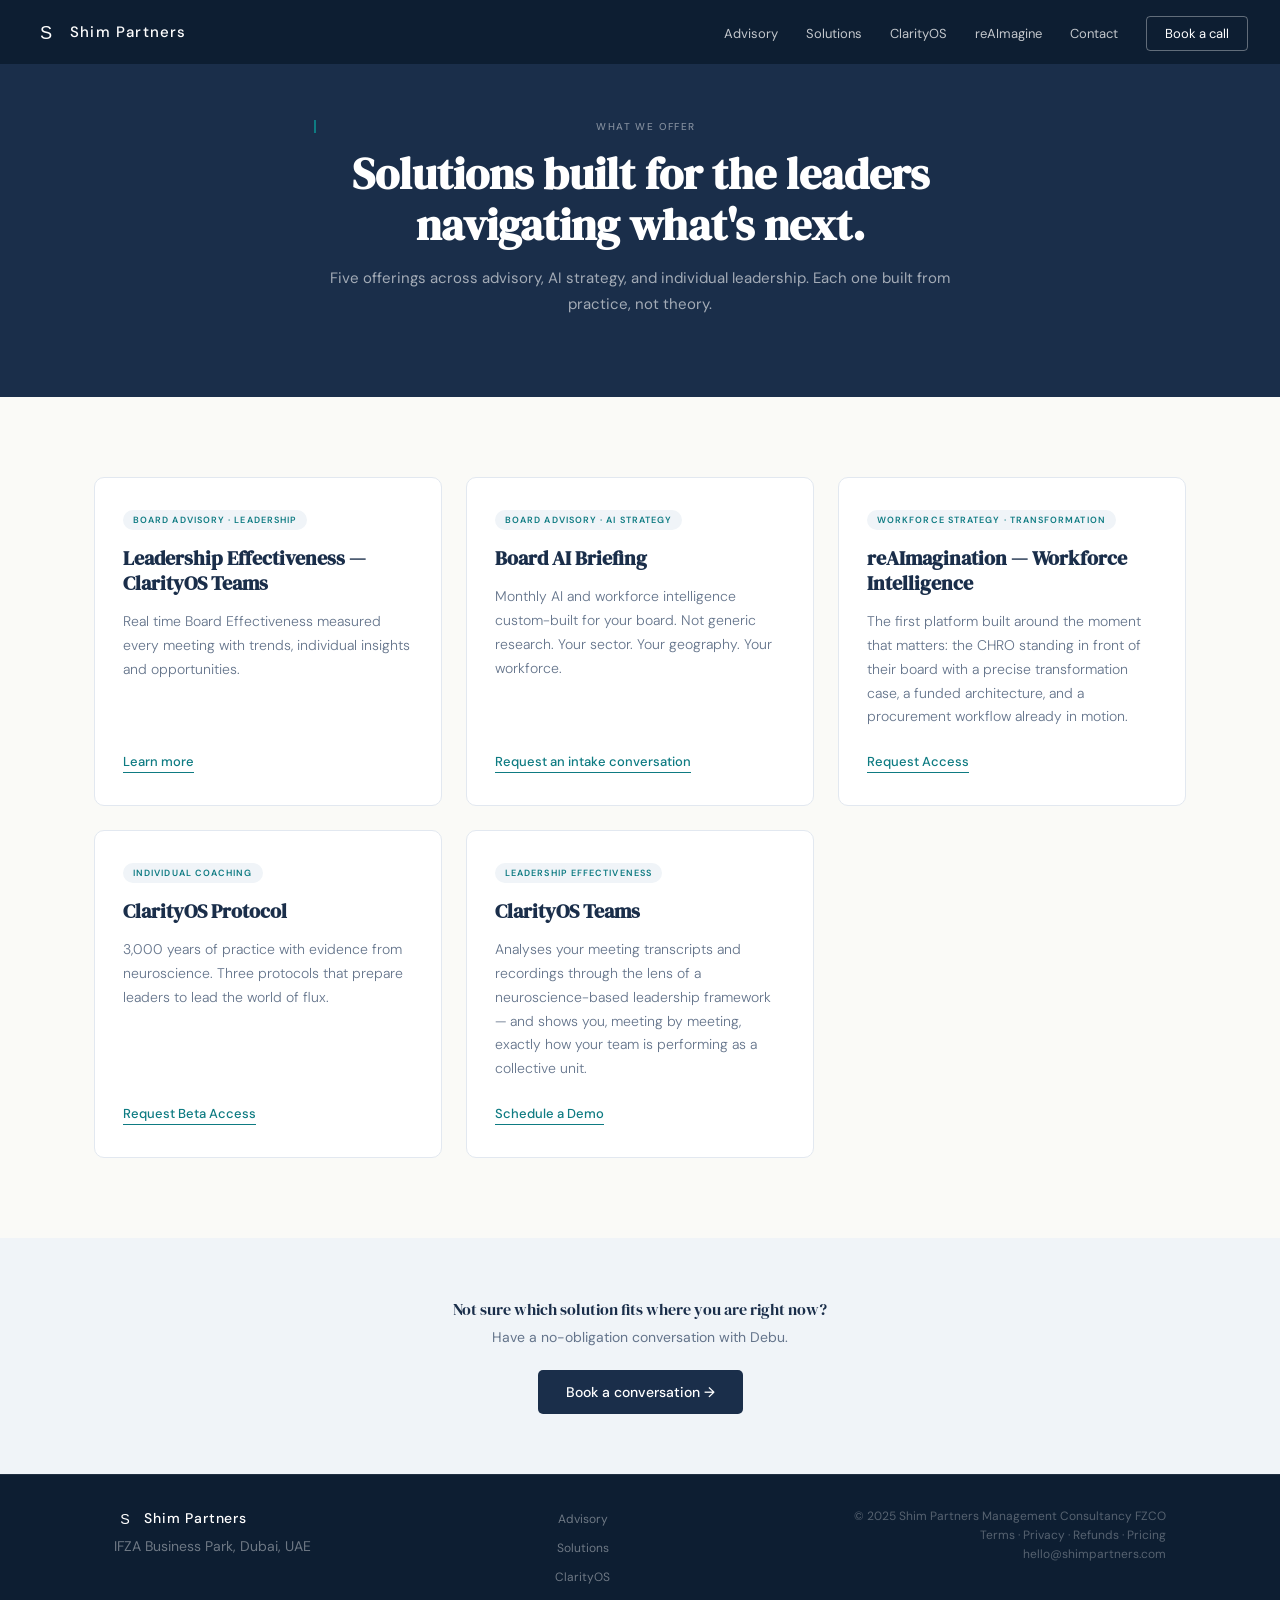
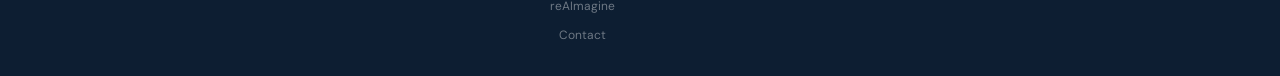
<file: solutions.html>
<!DOCTYPE html>
<html lang="en">
<head>
  <meta charset="UTF-8">
  <meta name="viewport" content="width=device-width, initial-scale=1.0">
  <title>Solutions | Shim Partners</title>
  <meta name="description" content="Five offerings across advisory, AI strategy, and individual leadership. Each one built from practice, not theory.">
  <meta property="og:title" content="Solutions | Shim Partners">
  <meta property="og:description" content="Five offerings across advisory, AI strategy, and individual leadership. Each one built from practice, not theory.">
  <meta property="og:type" content="website">
  <link rel="icon" type="image/svg+xml" href="assets/favicon.svg">
  <link rel="preconnect" href="https://fonts.googleapis.com">
  <link rel="preconnect" href="https://fonts.gstatic.com" crossorigin>
  <link href="https://fonts.googleapis.com/css2?family=DM+Sans:wght@300;400;500&family=DM+Serif+Display&display=swap" rel="stylesheet">
  <link rel="stylesheet" href="css/base.css">
  <link rel="stylesheet" href="css/components.css">
</head>
<body>

<!-- ── NAV ── -->
<nav class="nav nav--solid">
  <a href="index.html" class="nav__brand">
    <img src="assets/logo.svg" alt="Shim Partners logo">
    <span class="nav__wordmark">Shim Partners</span>
  </a>
  <ul class="nav__links">
    <li><a href="index.html#advisory">Advisory</a></li>
    <li><a href="solutions.html">Solutions</a></li>
    <li><a href="https://clarity-os.co" target="_blank" rel="noopener noreferrer">ClarityOS</a></li>
    <li><a href="https://reaimagine.work" target="_blank" rel="noopener noreferrer">reAImagine</a></li>
    <li><a href="index.html#contact">Contact</a></li>
    <li><a href="mailto:hello@shimpartners.com" class="nav__cta">Book a call</a></li>
  </ul>
  <button class="nav__hamburger" aria-label="Open menu">
    <span></span><span></span><span></span>
  </button>
</nav>

<!-- Mobile overlay -->
<div class="nav__overlay">
  <button class="nav__close" aria-label="Close menu">&times;</button>
  <a href="index.html#advisory">Advisory</a>
  <a href="solutions.html">Solutions</a>
  <a href="https://clarity-os.co" target="_blank" rel="noopener noreferrer">ClarityOS</a>
  <a href="https://reaimagine.work" target="_blank" rel="noopener noreferrer">reAImagine</a>
  <a href="index.html#contact">Contact</a>
  <a href="mailto:hello@shimpartners.com">Book a call</a>
</div>

<!-- ── SOLUTIONS HERO ── -->
<section class="solutions-hero">
  <div class="container--narrow">
    <p class="eyebrow eyebrow--teal" style="color: rgba(255,255,255,0.45); border-left: 2px solid var(--teal); padding-left: 10px;">What We Offer</p>
    <h1>Solutions built for the leaders navigating what's next.</h1>
    <p class="solutions-hero__sub">Five offerings across advisory, AI strategy, and individual leadership. Each one built from practice, not theory.</p>
  </div>
</section>

<!-- ── SOLUTIONS GRID ── -->
<section class="solutions-grid">
  <div class="container--wide">
    <div class="solutions-grid__cards">

      <div class="solution-card">
        <span class="solution-card__badge">Board Advisory &middot; Leadership</span>
        <h3>Leadership Effectiveness — ClarityOS Teams</h3>
        <p class="solution-card__desc">Real time Board Effectiveness measured every meeting with trends, individual insights and opportunities.</p>
        <a href="#" class="solution-card__cta">Learn more</a>
      </div>

      <div class="solution-card">
        <span class="solution-card__badge">Board Advisory &middot; AI Strategy</span>
        <h3>Board AI Briefing</h3>
        <p class="solution-card__desc">Monthly AI and workforce intelligence custom-built for your board. Not generic research. Your sector. Your geography. Your workforce.</p>
        <a href="#" class="solution-card__cta">Request an intake conversation</a>
      </div>

      <div class="solution-card">
        <span class="solution-card__badge">Workforce Strategy &middot; Transformation</span>
        <h3>reAImagination — Workforce Intelligence</h3>
        <p class="solution-card__desc">The first platform built around the moment that matters: the CHRO standing in front of their board with a precise transformation case, a funded architecture, and a procurement workflow already in motion.</p>
        <a href="#" class="solution-card__cta">Request Access</a>
      </div>

      <div class="solution-card">
        <span class="solution-card__badge">Individual Coaching</span>
        <h3>ClarityOS Protocol</h3>
        <p class="solution-card__desc">3,000 years of practice with evidence from neuroscience. Three protocols that prepare leaders to lead the world of flux.</p>
        <a href="#" class="solution-card__cta">Request Beta Access</a>
      </div>

      <div class="solution-card">
        <span class="solution-card__badge">Leadership Effectiveness</span>
        <h3>ClarityOS Teams</h3>
        <p class="solution-card__desc">Analyses your meeting transcripts and recordings through the lens of a neuroscience-based leadership framework — and shows you, meeting by meeting, exactly how your team is performing as a collective unit.</p>
        <a href="#" class="solution-card__cta">Schedule a Demo</a>
      </div>

    </div>
  </div>
</section>

<!-- ── CTA STRIP ── -->
<section class="cta-strip">
  <div class="container--narrow">
    <p class="cta-strip__title">Not sure which solution fits where you are right now?</p>
    <p class="cta-strip__sub">Have a no-obligation conversation with Debu.</p>
    <a href="mailto:hello@shimpartners.com" class="cta-strip__btn">Book a conversation &rarr;</a>
  </div>
</section>

<!-- ── FOOTER ── -->
<footer class="footer">
  <div class="container">
    <div class="footer__row">
      <div>
        <div class="footer__brand">
          <img src="assets/logo.svg" alt="Shim Partners">
          <span>Shim Partners</span>
        </div>
        <p class="footer__address">IFZA Business Park, Dubai, UAE</p>
      </div>
      <ul class="footer__nav">
        <li><a href="index.html#advisory">Advisory</a></li>
        <li><a href="solutions.html">Solutions</a></li>
        <li><a href="https://clarity-os.co" target="_blank" rel="noopener noreferrer">ClarityOS</a></li>
        <li><a href="https://reaimagine.work" target="_blank" rel="noopener noreferrer">reAImagine</a></li>
        <li><a href="index.html#contact">Contact</a></li>
      </ul>
      <div class="footer__legal">
        <p>&copy; 2025 Shim Partners Management Consultancy FZCO</p>
        <p><a href="terms.html">Terms</a> &middot; <a href="privacy-policy.html">Privacy</a> &middot; <a href="refund-policy.html">Refunds</a> &middot; <a href="pricing.html">Pricing</a></p>
        <p><a href="mailto:hello@shimpartners.com">hello@shimpartners.com</a></p>
      </div>
    </div>
  </div>
</footer>

<script src="js/main.js"></script>
</body>
</html>
</file>
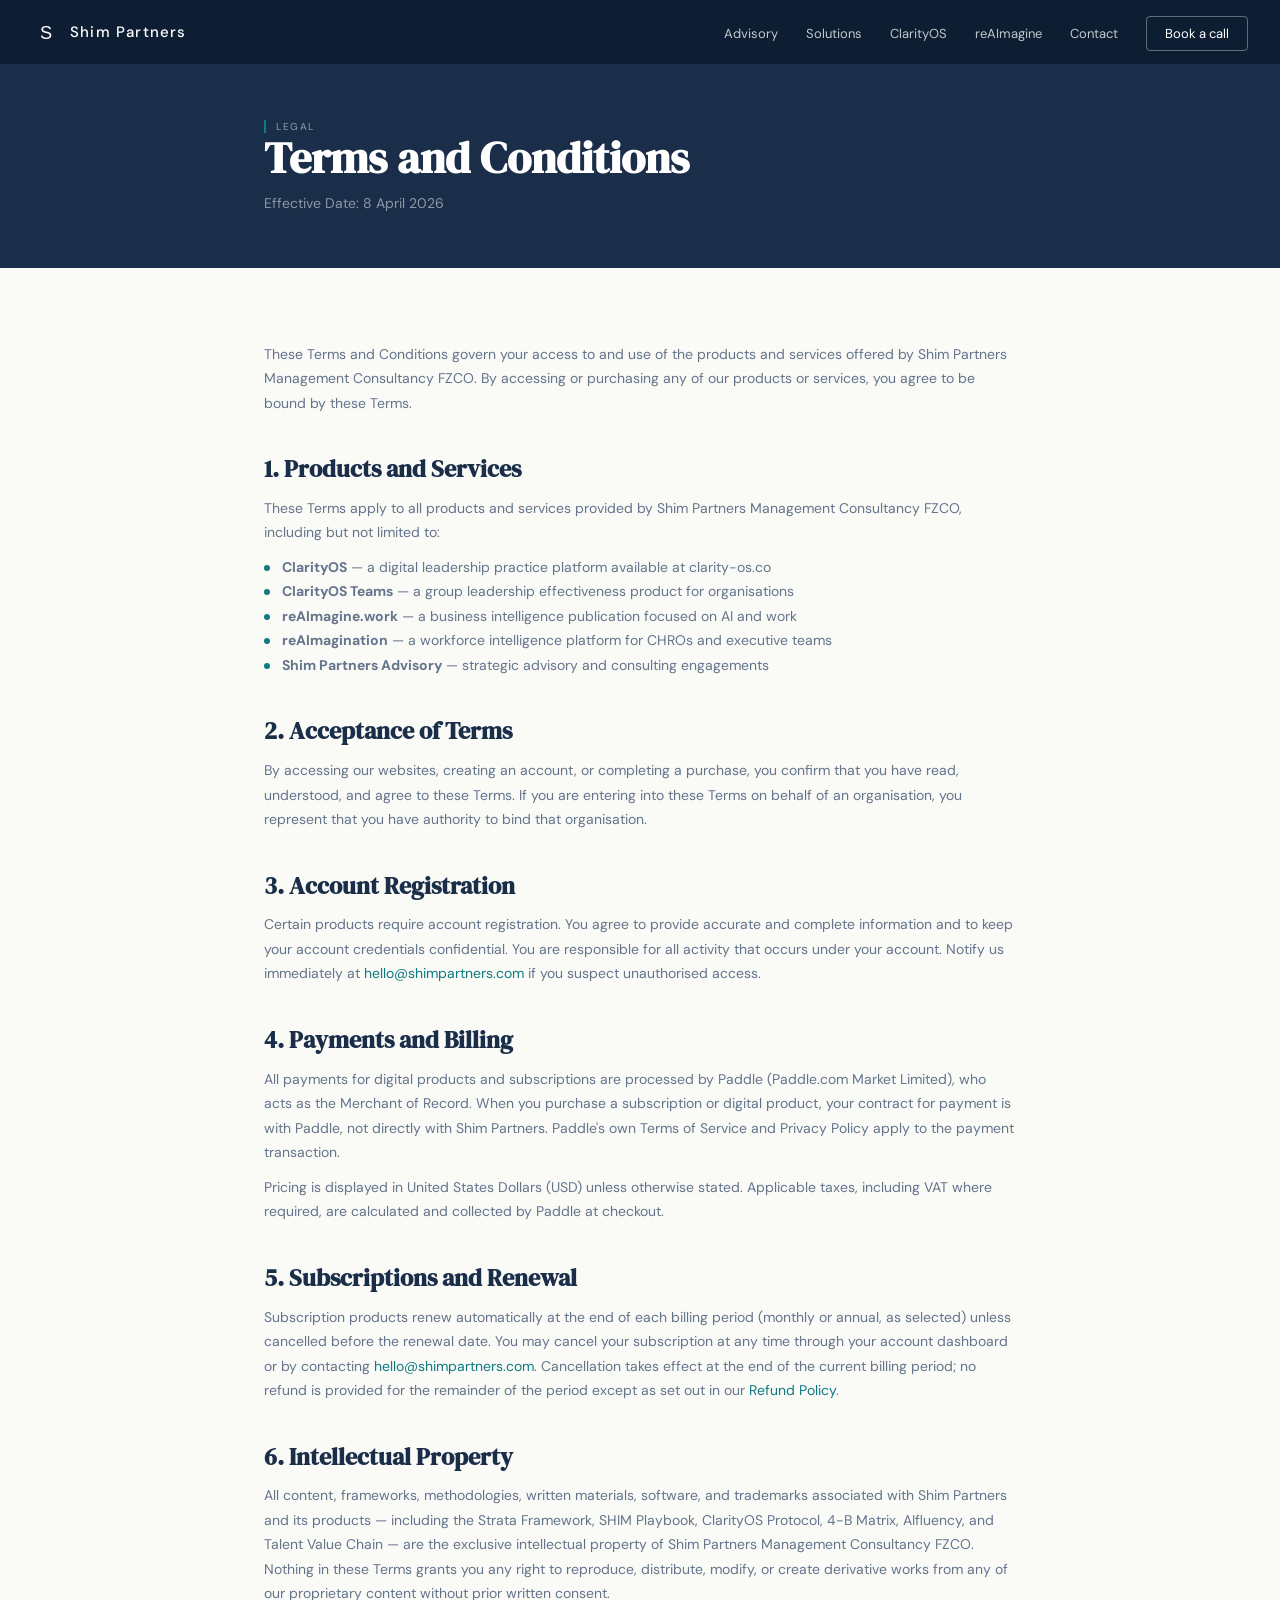
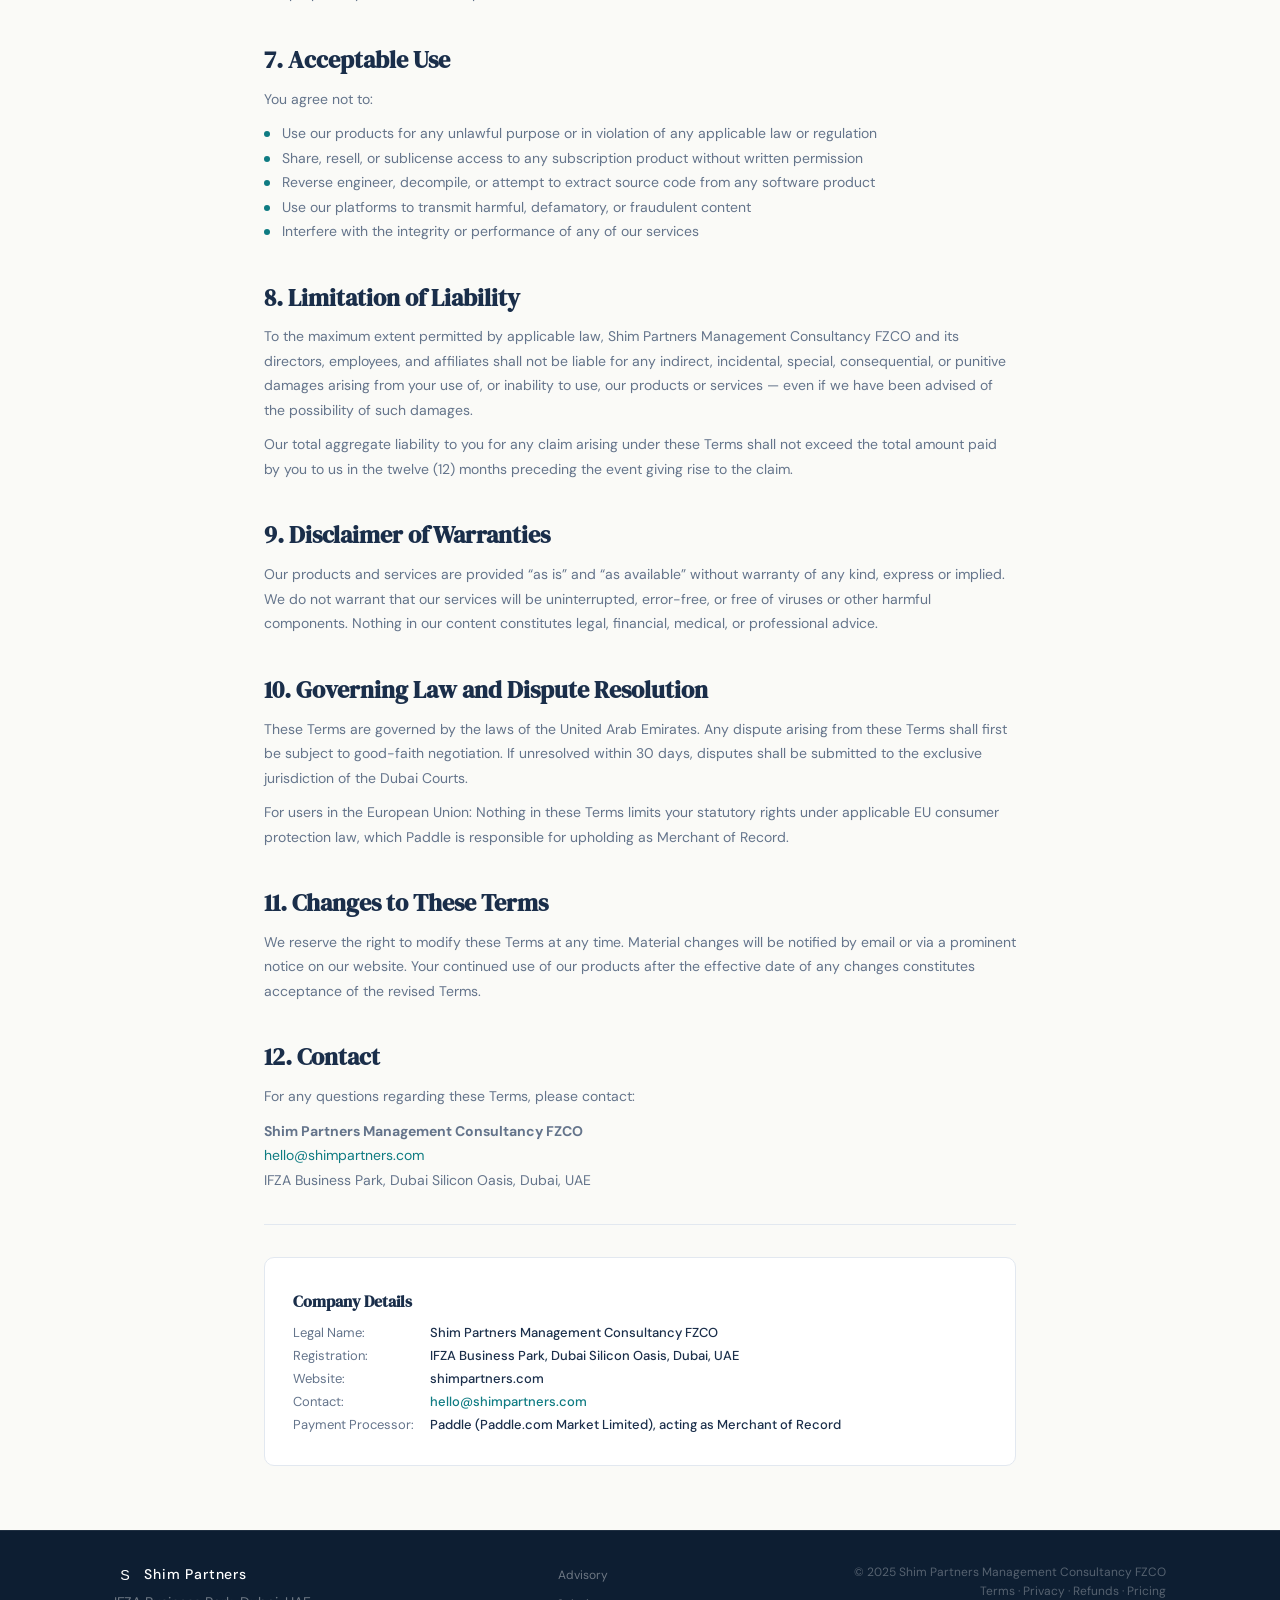
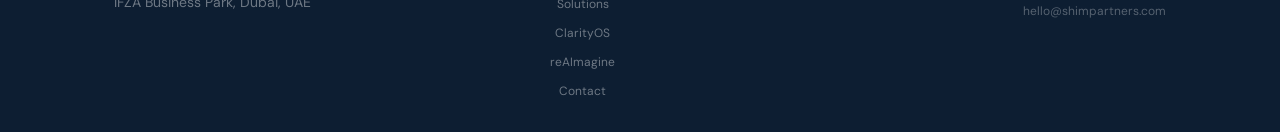
<file: terms.html>
<!DOCTYPE html>
<html lang="en">
<head>
  <meta charset="UTF-8">
  <meta name="viewport" content="width=device-width, initial-scale=1.0">
  <title>Terms and Conditions | Shim Partners</title>
  <meta name="description" content="Terms and Conditions governing access to Shim Partners products and services.">
  <meta property="og:title" content="Terms and Conditions | Shim Partners">
  <meta property="og:description" content="Terms and Conditions governing access to Shim Partners products and services.">
  <meta property="og:type" content="website">
  <link rel="icon" type="image/svg+xml" href="assets/favicon.svg">
  <link rel="preconnect" href="https://fonts.googleapis.com">
  <link rel="preconnect" href="https://fonts.gstatic.com" crossorigin>
  <link href="https://fonts.googleapis.com/css2?family=DM+Sans:wght@300;400;500&family=DM+Serif+Display&display=swap" rel="stylesheet">
  <link rel="stylesheet" href="css/base.css">
  <link rel="stylesheet" href="css/components.css">
</head>
<body>

<!-- ── NAV ── -->
<nav class="nav nav--solid">
  <a href="index.html" class="nav__brand">
    <img src="assets/logo.svg" alt="Shim Partners logo">
    <span class="nav__wordmark">Shim Partners</span>
  </a>
  <ul class="nav__links">
    <li><a href="index.html#advisory">Advisory</a></li>
    <li><a href="solutions.html">Solutions</a></li>
    <li><a href="https://clarity-os.co" target="_blank" rel="noopener noreferrer">ClarityOS</a></li>
    <li><a href="https://reaimagine.work" target="_blank" rel="noopener noreferrer">reAImagine</a></li>
    <li><a href="index.html#contact">Contact</a></li>
    <li><a href="mailto:hello@shimpartners.com" class="nav__cta">Book a call</a></li>
  </ul>
  <button class="nav__hamburger" aria-label="Open menu">
    <span></span><span></span><span></span>
  </button>
</nav>

<!-- Mobile overlay -->
<div class="nav__overlay">
  <button class="nav__close" aria-label="Close menu">&times;</button>
  <a href="index.html#advisory">Advisory</a>
  <a href="solutions.html">Solutions</a>
  <a href="https://clarity-os.co" target="_blank" rel="noopener noreferrer">ClarityOS</a>
  <a href="https://reaimagine.work" target="_blank" rel="noopener noreferrer">reAImagine</a>
  <a href="index.html#contact">Contact</a>
  <a href="mailto:hello@shimpartners.com">Book a call</a>
</div>

<!-- ── HERO ── -->
<section class="legal-hero">
  <div class="container--narrow">
    <p class="eyebrow" style="color: rgba(255,255,255,0.45); border-left: 2px solid var(--teal); padding-left: 10px;">Legal</p>
    <h1>Terms and Conditions</h1>
    <p class="legal-hero__sub">Effective Date: 8 April 2026</p>
  </div>
</section>

<!-- ── CONTENT ── -->
<section class="legal">
  <div class="container--narrow">

    <p>These Terms and Conditions govern your access to and use of the products and services offered by Shim Partners Management Consultancy FZCO. By accessing or purchasing any of our products or services, you agree to be bound by these Terms.</p>

    <h2>1. Products and Services</h2>
    <p>These Terms apply to all products and services provided by Shim Partners Management Consultancy FZCO, including but not limited to:</p>
    <ul>
      <li><strong>ClarityOS</strong> &mdash; a digital leadership practice platform available at clarity-os.co</li>
      <li><strong>ClarityOS Teams</strong> &mdash; a group leadership effectiveness product for organisations</li>
      <li><strong>reAImagine.work</strong> &mdash; a business intelligence publication focused on AI and work</li>
      <li><strong>reAImagination</strong> &mdash; a workforce intelligence platform for CHROs and executive teams</li>
      <li><strong>Shim Partners Advisory</strong> &mdash; strategic advisory and consulting engagements</li>
    </ul>

    <h2>2. Acceptance of Terms</h2>
    <p>By accessing our websites, creating an account, or completing a purchase, you confirm that you have read, understood, and agree to these Terms. If you are entering into these Terms on behalf of an organisation, you represent that you have authority to bind that organisation.</p>

    <h2>3. Account Registration</h2>
    <p>Certain products require account registration. You agree to provide accurate and complete information and to keep your account credentials confidential. You are responsible for all activity that occurs under your account. Notify us immediately at <a href="mailto:hello@shimpartners.com">hello@shimpartners.com</a> if you suspect unauthorised access.</p>

    <h2>4. Payments and Billing</h2>
    <p>All payments for digital products and subscriptions are processed by Paddle (Paddle.com Market Limited), who acts as the Merchant of Record. When you purchase a subscription or digital product, your contract for payment is with Paddle, not directly with Shim Partners. Paddle's own Terms of Service and Privacy Policy apply to the payment transaction.</p>
    <p>Pricing is displayed in United States Dollars (USD) unless otherwise stated. Applicable taxes, including VAT where required, are calculated and collected by Paddle at checkout.</p>

    <h2>5. Subscriptions and Renewal</h2>
    <p>Subscription products renew automatically at the end of each billing period (monthly or annual, as selected) unless cancelled before the renewal date. You may cancel your subscription at any time through your account dashboard or by contacting <a href="mailto:hello@shimpartners.com">hello@shimpartners.com</a>. Cancellation takes effect at the end of the current billing period; no refund is provided for the remainder of the period except as set out in our <a href="refund-policy.html">Refund Policy</a>.</p>

    <h2>6. Intellectual Property</h2>
    <p>All content, frameworks, methodologies, written materials, software, and trademarks associated with Shim Partners and its products &mdash; including the Strata Framework, SHIM Playbook, ClarityOS Protocol, 4-B Matrix, AIfluency, and Talent Value Chain &mdash; are the exclusive intellectual property of Shim Partners Management Consultancy FZCO. Nothing in these Terms grants you any right to reproduce, distribute, modify, or create derivative works from any of our proprietary content without prior written consent.</p>

    <h2>7. Acceptable Use</h2>
    <p>You agree not to:</p>
    <ul>
      <li>Use our products for any unlawful purpose or in violation of any applicable law or regulation</li>
      <li>Share, resell, or sublicense access to any subscription product without written permission</li>
      <li>Reverse engineer, decompile, or attempt to extract source code from any software product</li>
      <li>Use our platforms to transmit harmful, defamatory, or fraudulent content</li>
      <li>Interfere with the integrity or performance of any of our services</li>
    </ul>

    <h2>8. Limitation of Liability</h2>
    <p>To the maximum extent permitted by applicable law, Shim Partners Management Consultancy FZCO and its directors, employees, and affiliates shall not be liable for any indirect, incidental, special, consequential, or punitive damages arising from your use of, or inability to use, our products or services &mdash; even if we have been advised of the possibility of such damages.</p>
    <p>Our total aggregate liability to you for any claim arising under these Terms shall not exceed the total amount paid by you to us in the twelve (12) months preceding the event giving rise to the claim.</p>

    <h2>9. Disclaimer of Warranties</h2>
    <p>Our products and services are provided &ldquo;as is&rdquo; and &ldquo;as available&rdquo; without warranty of any kind, express or implied. We do not warrant that our services will be uninterrupted, error-free, or free of viruses or other harmful components. Nothing in our content constitutes legal, financial, medical, or professional advice.</p>

    <h2>10. Governing Law and Dispute Resolution</h2>
    <p>These Terms are governed by the laws of the United Arab Emirates. Any dispute arising from these Terms shall first be subject to good-faith negotiation. If unresolved within 30 days, disputes shall be submitted to the exclusive jurisdiction of the Dubai Courts.</p>
    <p>For users in the European Union: Nothing in these Terms limits your statutory rights under applicable EU consumer protection law, which Paddle is responsible for upholding as Merchant of Record.</p>

    <h2>11. Changes to These Terms</h2>
    <p>We reserve the right to modify these Terms at any time. Material changes will be notified by email or via a prominent notice on our website. Your continued use of our products after the effective date of any changes constitutes acceptance of the revised Terms.</p>

    <h2>12. Contact</h2>
    <p>For any questions regarding these Terms, please contact:</p>
    <p><strong>Shim Partners Management Consultancy FZCO</strong><br>
    <a href="mailto:hello@shimpartners.com">hello@shimpartners.com</a><br>
    IFZA Business Park, Dubai Silicon Oasis, Dubai, UAE</p>

    <hr>

    <div class="legal__card">
      <h3 style="margin-top: 0;">Company Details</h3>
      <dl class="legal__detail-grid">
        <dt>Legal Name:</dt><dd>Shim Partners Management Consultancy FZCO</dd>
        <dt>Registration:</dt><dd>IFZA Business Park, Dubai Silicon Oasis, Dubai, UAE</dd>
        <dt>Website:</dt><dd>shimpartners.com</dd>
        <dt>Contact:</dt><dd><a href="mailto:hello@shimpartners.com">hello@shimpartners.com</a></dd>
        <dt>Payment Processor:</dt><dd>Paddle (Paddle.com Market Limited), acting as Merchant of Record</dd>
      </dl>
    </div>

  </div>
</section>

<!-- ── FOOTER ── -->
<footer class="footer">
  <div class="container">
    <div class="footer__row">
      <div>
        <div class="footer__brand">
          <img src="assets/logo.svg" alt="Shim Partners">
          <span>Shim Partners</span>
        </div>
        <p class="footer__address">IFZA Business Park, Dubai, UAE</p>
      </div>
      <ul class="footer__nav">
        <li><a href="index.html#advisory">Advisory</a></li>
        <li><a href="solutions.html">Solutions</a></li>
        <li><a href="https://clarity-os.co" target="_blank" rel="noopener noreferrer">ClarityOS</a></li>
        <li><a href="https://reaimagine.work" target="_blank" rel="noopener noreferrer">reAImagine</a></li>
        <li><a href="index.html#contact">Contact</a></li>
      </ul>
      <div class="footer__legal">
        <p>&copy; 2025 Shim Partners Management Consultancy FZCO</p>
        <p><a href="terms.html">Terms</a> &middot; <a href="privacy-policy.html">Privacy</a> &middot; <a href="refund-policy.html">Refunds</a> &middot; <a href="pricing.html">Pricing</a></p>
        <p><a href="mailto:hello@shimpartners.com">hello@shimpartners.com</a></p>
      </div>
    </div>
  </div>
</footer>

<script src="js/main.js"></script>
</body>
</html>
</file>
<file: css/base.css>
/* ── Reset & Custom Properties ── */
*, *::before, *::after {
  margin: 0;
  padding: 0;
  box-sizing: border-box;
}

:root {
  --navy:        #1A2E4A;
  --navy-deep:   #0D1E32;
  --teal:        #0E7B82;
  --teal-deep:   #0A5F65;
  --ivory:       #FAFAF7;
  --silver:      #F0F4F8;
  --mid:         #64748B;
  --border:      #E2E8F0;
  --white:       #FFFFFF;

  --font-display: 'DM Serif Display', serif;
  --font-body:    'DM Sans', sans-serif;
}

html {
  scroll-behavior: smooth;
}

body {
  font-family: var(--font-body);
  background: var(--ivory);
  color: var(--mid);
  -webkit-font-smoothing: antialiased;
  -moz-osx-font-smoothing: grayscale;
}

img, svg { display: block; max-width: 100%; }
a { text-decoration: none; color: inherit; }
button { font-family: var(--font-body); cursor: pointer; }
input, textarea { font-family: var(--font-body); }

/* ── Container ── */
.container {
  max-width: 1100px;
  margin: 0 auto;
  padding: 0 24px;
}

.container--wide {
  max-width: 1140px;
  margin: 0 auto;
  padding: 0 24px;
}

.container--narrow {
  max-width: 800px;
  margin: 0 auto;
  padding: 0 24px;
}

/* ── Eyebrow ── */
.eyebrow {
  font-size: 10px;
  font-weight: 500;
  letter-spacing: 0.16em;
  text-transform: uppercase;
}

.eyebrow--teal {
  color: var(--teal);
  letter-spacing: 0.14em;
  margin-bottom: 16px;
}

.eyebrow--light {
  color: rgba(255,255,255,0.45);
  border-left: 2px solid var(--teal);
  padding-left: 10px;
}

.eyebrow--light-alt {
  color: rgba(255,255,255,0.45);
  border-left: 2px solid rgba(255,255,255,0.4);
  padding-left: 10px;
}

/* ── Typography ── */
h1, h2 {
  font-family: var(--font-display);
  color: var(--navy);
  line-height: 1.2;
}

h1 { font-size: clamp(28px, 3.5vw, 44px); line-height: 1.15; }
h2 { font-size: clamp(24px, 2.8vw, 38px); }

/* ── Link styles ── */
.link-teal {
  color: var(--teal);
  font-weight: 500;
  font-size: 14px;
  display: inline-block;
}
.link-teal:hover { text-decoration: underline; }
</file>
<file: css/components.css>
/* ══════════════════════════════════════
   NAVIGATION
   ══════════════════════════════════════ */
.nav {
  position: fixed;
  top: 0;
  left: 0;
  width: 100%;
  z-index: 100;
  padding: 0 32px;
  height: 64px;
  display: flex;
  align-items: center;
  justify-content: space-between;
  transition: background 300ms ease;
}

.nav--transparent { background: transparent; }
.nav--solid { background: var(--navy-deep); }

.nav__brand {
  display: flex;
  align-items: center;
  gap: 10px;
}

.nav__brand img { width: 28px; height: 28px; }

.nav__wordmark {
  color: var(--white);
  font-family: var(--font-body);
  font-weight: 500;
  font-size: 15px;
  letter-spacing: 0.08em;
}

.nav__links {
  display: flex;
  align-items: center;
  gap: 28px;
  list-style: none;
}

.nav__links a {
  color: var(--white);
  font-size: 13px;
  font-weight: 400;
  opacity: 0.75;
  transition: opacity 200ms ease;
}
.nav__links a:hover { opacity: 1; }

.nav__cta {
  border: 1px solid rgba(255,255,255,0.35);
  color: var(--white) !important;
  border-radius: 4px;
  padding: 8px 18px;
  font-size: 13px;
  font-weight: 400;
  opacity: 1 !important;
  transition: background 200ms ease, opacity 200ms ease;
}
.nav__cta:hover { background: rgba(255,255,255,0.12); }

/* Hamburger */
.nav__hamburger {
  display: none;
  flex-direction: column;
  gap: 5px;
  background: none;
  border: none;
  cursor: pointer;
  padding: 4px;
}
.nav__hamburger span {
  display: block;
  width: 24px;
  height: 2px;
  background: var(--white);
  border-radius: 1px;
  transition: transform 300ms ease, opacity 300ms ease;
}

/* Mobile overlay */
.nav__overlay {
  display: none;
  position: fixed;
  inset: 0;
  background: var(--navy-deep);
  z-index: 99;
  flex-direction: column;
  align-items: center;
  justify-content: center;
  gap: 28px;
}
.nav__overlay.is-open { display: flex; }

.nav__overlay a {
  color: var(--white);
  font-size: 20px;
  font-weight: 400;
  opacity: 0.8;
  transition: opacity 200ms ease;
}
.nav__overlay a:hover { opacity: 1; }

.nav__close {
  position: absolute;
  top: 20px;
  right: 28px;
  background: none;
  border: none;
  color: var(--white);
  font-size: 32px;
  cursor: pointer;
  line-height: 1;
}


/* ══════════════════════════════════════
   SPLIT HERO
   ══════════════════════════════════════ */
.hero {
  display: flex;
  min-height: 100vh;
  overflow: hidden;
}

.hero__panel {
  flex: 1;
  display: flex;
  align-items: center;
  justify-content: center;
  padding: 80px 40px;
  will-change: transform;
  opacity: 0;
}

.hero__panel--left {
  background: var(--navy);
  transform: translateX(-100%);
}

.hero__panel--right {
  background: var(--teal-deep);
  transform: translateX(100%);
}

.hero__panel.animate-in {
  opacity: 1;
  transform: translateX(0);
  transition: transform 850ms cubic-bezier(0.22, 1, 0.36, 1),
              opacity 600ms ease;
}

/* Remove will-change after animation */
.hero__panel.animation-done { will-change: auto; }

.hero__content {
  max-width: 480px;
}

.hero__content .eyebrow,
.hero__content h1,
.hero__content .hero__sub,
.hero__content .hero__cta {
  opacity: 0;
  transform: translateY(12px);
}

.hero__content.stagger .eyebrow {
  animation: fadeUp 500ms ease forwards;
  animation-delay: 400ms;
}
.hero__content.stagger h1 {
  animation: fadeUp 500ms ease forwards;
  animation-delay: 520ms;
}
.hero__content.stagger .hero__sub {
  animation: fadeUp 500ms ease forwards;
  animation-delay: 640ms;
}
.hero__content.stagger .hero__cta {
  animation: fadeUp 500ms ease forwards;
  animation-delay: 760ms;
}

@keyframes fadeUp {
  to {
    opacity: 1;
    transform: translateY(0);
  }
}

.hero h1 {
  color: var(--white);
  margin-top: 20px;
}

.hero__sub {
  font-weight: 300;
  font-size: 15px;
  color: rgba(255,255,255,0.65);
  line-height: 1.7;
  max-width: 400px;
  margin-top: 16px;
}

.hero__cta {
  display: inline-block;
  margin-top: 32px;
  padding: 13px 26px;
  border-radius: 5px;
  font-size: 14px;
  font-weight: 500;
  color: var(--white);
  transition: background 200ms ease;
}

.hero__cta--primary {
  background: var(--teal);
}
.hero__cta--primary:hover { background: var(--teal-deep); }

.hero__cta--ghost {
  background: rgba(255,255,255,0.15);
  border: 1px solid rgba(255,255,255,0.3);
}
.hero__cta--ghost:hover { background: rgba(255,255,255,0.25); }


/* ══════════════════════════════════════
   VENTURES BAR
   ══════════════════════════════════════ */
.ventures {
  background: var(--navy-deep);
  padding: 28px 0;
}

.ventures__row {
  display: flex;
  justify-content: center;
  gap: 32px;
  flex-wrap: wrap;
}

.ventures__pill {
  border: 1px solid rgba(255,255,255,0.12);
  border-radius: 4px;
  padding: 10px 20px;
  background: rgba(255,255,255,0.04);
  transition: all 200ms ease;
  display: block;
}
.ventures__pill:hover {
  background: rgba(255,255,255,0.09);
  border-color: rgba(255,255,255,0.25);
}

.ventures__tag {
  font-size: 9px;
  text-transform: uppercase;
  letter-spacing: 0.1em;
  color: var(--teal);
  font-weight: 500;
  margin-bottom: 4px;
}

.ventures__name {
  font-size: 13px;
  color: var(--white);
  font-weight: 500;
}


/* ══════════════════════════════════════
   ADVISORY SECTION
   ══════════════════════════════════════ */
.advisory {
  background: var(--ivory);
  padding: 100px 0;
}

.advisory__grid {
  display: grid;
  grid-template-columns: 55% 45%;
  gap: 80px;
  align-items: start;
}

.advisory__body p {
  font-size: 15px;
  color: var(--mid);
  line-height: 1.75;
  margin-top: 20px;
}

.advisory__cta {
  margin-top: 32px;
}

/* Credential tiles */
.credentials { display: flex; flex-direction: column; gap: 12px; }

.credential-tile {
  background: var(--white);
  border: 1px solid var(--border);
  border-left: 4px solid var(--teal);
  border-radius: 0 6px 6px 0;
  padding: 18px 20px;
}

.credential-tile__number {
  font-family: var(--font-display);
  font-size: 28px;
  color: var(--navy);
  line-height: 1;
  margin-bottom: 6px;
}

.credential-tile__label {
  font-size: 13px;
  color: var(--mid);
  line-height: 1.5;
}


/* ══════════════════════════════════════
   ABOUT / DEBU
   ══════════════════════════════════════ */
.about {
  background: var(--silver);
  padding: 80px 0;
  text-align: center;
}

.about__avatar {
  width: 64px;
  height: 64px;
  border-radius: 50%;
  background: var(--navy);
  color: var(--white);
  font-family: var(--font-body);
  font-size: 20px;
  font-weight: 500;
  display: flex;
  align-items: center;
  justify-content: center;
  margin: 0 auto 24px;
}

.about__quote {
  font-family: var(--font-display);
  font-size: clamp(18px, 2.2vw, 26px);
  color: var(--navy);
  line-height: 1.4;
  font-style: italic;
  max-width: 620px;
  margin: 20px auto;
}

.about__attribution {
  font-size: 12px;
  color: var(--mid);
  letter-spacing: 0.04em;
}

.about__link {
  margin-top: 24px;
}


/* ══════════════════════════════════════
   CONTACT
   ══════════════════════════════════════ */
.contact {
  background: var(--navy);
  padding: 100px 0;
}

.contact__grid {
  display: grid;
  grid-template-columns: 1fr 1fr;
  gap: 80px;
  align-items: start;
}

.contact h2 {
  color: var(--white);
  font-size: clamp(22px, 2.5vw, 36px);
}

.contact__sub {
  font-size: 14px;
  color: rgba(255,255,255,0.6);
  line-height: 1.7;
  margin-top: 16px;
}

.contact__note {
  font-size: 12px;
  color: var(--teal);
  margin-top: 20px;
}

.contact__form input,
.contact__form textarea {
  width: 100%;
  background: rgba(255,255,255,0.06);
  border: 1px solid rgba(255,255,255,0.15);
  border-radius: 4px;
  padding: 11px 14px;
  color: var(--white);
  font-size: 14px;
  margin-bottom: 12px;
  outline: none;
  transition: border-color 200ms ease;
}
.contact__form input::placeholder,
.contact__form textarea::placeholder {
  color: rgba(255,255,255,0.35);
}
.contact__form input:focus,
.contact__form textarea:focus {
  border-color: var(--teal);
}

.contact__form textarea { resize: vertical; }

.contact__submit {
  background: var(--teal);
  color: var(--white);
  width: 100%;
  padding: 13px;
  border-radius: 5px;
  border: none;
  font-size: 14px;
  font-weight: 500;
  transition: background 200ms ease;
}
.contact__submit:hover { background: var(--teal-deep); }

.contact__thanks {
  text-align: center;
  color: var(--white);
  font-family: var(--font-display);
  font-size: 18px;
}


/* ══════════════════════════════════════
   FOOTER
   ══════════════════════════════════════ */
.footer {
  background: var(--navy-deep);
  padding: 32px 0;
  border-top: 1px solid rgba(255,255,255,0.08);
}

.footer__row {
  display: flex;
  align-items: flex-start;
  justify-content: space-between;
}

.footer__brand {
  display: flex;
  align-items: center;
  gap: 8px;
  margin-bottom: 8px;
}

.footer__brand img { width: 22px; height: 22px; }
.footer__brand span {
  color: var(--white);
  font-size: 14px;
  font-weight: 500;
  letter-spacing: 0.06em;
}

.footer__address {
  font-size: 14px;
  color: rgba(255,255,255,0.4);
}

.footer__nav {
  display: flex;
  flex-direction: column;
  gap: 8px;
  align-items: center;
  list-style: none;
}

.footer__nav a {
  font-size: 12px;
  color: rgba(255,255,255,0.4);
  transition: color 200ms ease;
}
.footer__nav a:hover { color: rgba(255,255,255,0.8); }

.footer__legal {
  text-align: right;
}

.footer__legal p {
  font-size: 12px;
  color: rgba(255,255,255,0.3);
  line-height: 1.6;
}

.footer__legal a {
  color: rgba(255,255,255,0.3);
  transition: color 200ms ease;
}
.footer__legal a:hover { color: var(--teal); }


/* ══════════════════════════════════════
   SOLUTIONS PAGE — HERO
   ══════════════════════════════════════ */
.solutions-hero {
  background: var(--navy);
  padding: 120px 0 80px;
  text-align: center;
}

.solutions-hero .container--narrow { max-width: 700px; }

.solutions-hero h1 {
  color: var(--white);
}

.solutions-hero__sub {
  font-size: 15px;
  color: rgba(255,255,255,0.6);
  line-height: 1.7;
  margin-top: 16px;
}


/* ══════════════════════════════════════
   SOLUTIONS GRID
   ══════════════════════════════════════ */
.solutions-grid {
  background: var(--ivory);
  padding: 80px 0;
}

.solutions-grid__cards {
  display: grid;
  grid-template-columns: repeat(3, 1fr);
  gap: 24px;
}

.solution-card {
  background: var(--white);
  border: 1px solid var(--border);
  border-radius: 10px;
  padding: 32px 28px;
  display: flex;
  flex-direction: column;
  position: relative;
  transition: box-shadow 250ms ease, transform 250ms ease;
}
.solution-card:hover {
  transform: translateY(-4px);
  box-shadow: 0 12px 32px rgba(26,46,74,0.10);
}

.solution-card__badge {
  display: inline-block;
  background: var(--silver);
  color: var(--teal);
  font-size: 9px;
  text-transform: uppercase;
  font-weight: 600;
  letter-spacing: 0.12em;
  padding: 4px 10px;
  border-radius: 20px;
  margin-bottom: 16px;
  align-self: flex-start;
}

.solution-card h3 {
  font-family: var(--font-display);
  font-size: 20px;
  color: var(--navy);
  line-height: 1.25;
  margin-bottom: 14px;
}

.solution-card__desc {
  font-weight: 300;
  font-size: 14px;
  color: var(--mid);
  line-height: 1.7;
  flex-grow: 1;
}

.solution-card__cta {
  display: inline-block;
  margin-top: 24px;
  font-size: 13px;
  font-weight: 500;
  color: var(--teal);
  padding-bottom: 2px;
  border-bottom: 1.5px solid var(--teal);
  align-self: flex-start;
  transition: color 200ms ease, border-color 200ms ease;
}
.solution-card__cta:hover {
  color: var(--navy);
  border-color: var(--navy);
}


/* ══════════════════════════════════════
   CTA STRIP
   ══════════════════════════════════════ */
.cta-strip {
  background: var(--silver);
  padding: 60px 0;
  text-align: center;
}

.cta-strip__title {
  font-family: var(--font-display);
  font-size: 16px;
  color: var(--navy);
}

.cta-strip__sub {
  font-size: 14px;
  color: var(--mid);
  margin-top: 8px;
}

.cta-strip__btn {
  display: inline-block;
  margin-top: 24px;
  background: var(--navy);
  color: var(--white);
  padding: 13px 28px;
  border-radius: 5px;
  font-size: 14px;
  font-weight: 500;
  transition: background 200ms ease;
}
.cta-strip__btn:hover { background: var(--navy-deep); }


/* ══════════════════════════════════════
   RESPONSIVE
   ══════════════════════════════════════ */
@media (max-width: 1023px) {
  .solutions-grid__cards {
    grid-template-columns: repeat(2, 1fr);
  }
}

@media (max-width: 767px) {
  /* Nav */
  .nav__links { display: none; }
  .nav__hamburger { display: flex; }
  .nav { padding: 0 20px; }

  /* Hero */
  .hero {
    flex-direction: column;
  }
  .hero__panel {
    flex: none;
    width: 100%;
    min-height: 75vh;
    padding: 80px 24px 60px;
  }
  .hero__panel--left {
    transform: translateY(-100%);
  }
  .hero__panel--right {
    transform: translateY(100%);
  }
  .hero__panel.animate-in {
    transform: translateY(0);
  }

  /* Ventures */
  .ventures__row {
    gap: 12px;
    justify-content: center;
  }
  .ventures__pill {
    flex: 1 1 calc(50% - 12px);
    min-width: 140px;
  }

  /* Advisory */
  .advisory { padding: 60px 0; }
  .advisory__grid {
    grid-template-columns: 1fr;
    gap: 40px;
  }

  /* About */
  .about { padding: 48px 0; }

  /* Contact */
  .contact { padding: 60px 0; }
  .contact__grid {
    grid-template-columns: 1fr;
    gap: 40px;
  }

  /* Footer */
  .footer__row {
    flex-direction: column;
    gap: 24px;
    align-items: center;
    text-align: center;
  }
  .footer__legal { text-align: center; }

  /* Solutions grid */
  .solutions-grid__cards {
    grid-template-columns: 1fr;
  }
  .solutions-hero { padding: 100px 0 60px; }
  .solutions-grid { padding: 48px 0; }
  .cta-strip { padding: 40px 0; }

  /* Legal pages */
  .legal-hero { padding: 100px 0 40px; }
  .legal { padding: 48px 0; }
  .legal__summary { grid-template-columns: 1fr; }
}


/* ══════════════════════════════════════
   LEGAL / POLICY PAGES
   ══════════════════════════════════════ */
.legal-hero {
  background: var(--navy);
  padding: 120px 0 56px;
}

.legal-hero h1 {
  color: var(--white);
}

.legal-hero__sub {
  font-size: 14px;
  color: rgba(255,255,255,0.5);
  margin-top: 10px;
}

.legal {
  background: var(--ivory);
  padding: 64px 0;
}

.legal h2 {
  font-size: clamp(18px, 2vw, 24px);
  margin-top: 40px;
  margin-bottom: 12px;
}

.legal h2:first-child {
  margin-top: 0;
}

.legal h3 {
  font-family: var(--font-display);
  font-size: 16px;
  color: var(--navy);
  margin-top: 24px;
  margin-bottom: 8px;
}

.legal p {
  font-size: 14px;
  color: var(--mid);
  line-height: 1.75;
  margin-top: 10px;
}

.legal ul {
  list-style: none;
  padding: 0;
  margin: 10px 0 0;
}

.legal ul li {
  font-size: 14px;
  color: var(--mid);
  line-height: 1.75;
  padding-left: 18px;
  position: relative;
}

.legal ul li::before {
  content: '';
  position: absolute;
  left: 0;
  top: 10px;
  width: 6px;
  height: 6px;
  border-radius: 50%;
  background: var(--teal);
}

.legal a {
  color: var(--teal);
}
.legal a:hover {
  text-decoration: underline;
}

.legal__card {
  background: var(--white);
  border: 1px solid var(--border);
  border-radius: 10px;
  padding: 32px 28px;
}

.legal__summary {
  display: grid;
  grid-template-columns: 1fr 1fr;
  gap: 12px;
  margin-top: 16px;
}

.legal__summary-item {
  background: var(--silver);
  border: 1px solid var(--border);
  border-left: 4px solid var(--teal);
  border-radius: 0 6px 6px 0;
  padding: 14px 16px;
}

.legal__summary-label {
  font-size: 11px;
  text-transform: uppercase;
  letter-spacing: 0.1em;
  color: var(--teal);
  font-weight: 500;
  margin-bottom: 4px;
}

.legal__summary-value {
  font-size: 14px;
  color: var(--navy);
  font-weight: 500;
}

.legal__detail-grid {
  display: grid;
  grid-template-columns: auto 1fr;
  gap: 6px 16px;
  font-size: 13px;
  margin-top: 12px;
}

.legal__detail-grid dt {
  color: var(--mid);
}

.legal__detail-grid dd {
  color: var(--navy);
  font-weight: 500;
}

.legal hr {
  border: none;
  border-top: 1px solid var(--border);
  margin: 32px 0;
}

/* Pricing cards */
.pricing-cards {
  display: grid;
  grid-template-columns: repeat(3, 1fr);
  gap: 24px;
  margin-top: 24px;
}

.pricing-card {
  background: var(--white);
  border: 1px solid var(--border);
  border-radius: 10px;
  padding: 28px 24px;
  display: flex;
  flex-direction: column;
  transition: box-shadow 250ms ease, transform 250ms ease;
}

.pricing-card:hover {
  transform: translateY(-4px);
  box-shadow: 0 12px 32px rgba(26,46,74,0.10);
}

.pricing-card__badge {
  display: inline-block;
  background: var(--silver);
  color: var(--teal);
  font-size: 9px;
  text-transform: uppercase;
  font-weight: 600;
  letter-spacing: 0.12em;
  padding: 4px 10px;
  border-radius: 20px;
  margin-bottom: 14px;
  align-self: flex-start;
}

.pricing-card h3 {
  font-family: var(--font-display);
  font-size: 18px;
  color: var(--navy);
  margin: 0 0 10px;
}

.pricing-card p {
  font-size: 13px;
  color: var(--mid);
  line-height: 1.7;
  flex-grow: 1;
  margin: 0;
}

.pricing-card__note {
  font-size: 12px;
  color: var(--mid);
  margin-top: 10px;
  opacity: 0.7;
}

.pricing-card__cta {
  display: inline-block;
  margin-top: 20px;
  background: var(--teal);
  color: var(--white);
  padding: 10px 20px;
  border-radius: 5px;
  font-size: 13px;
  font-weight: 500;
  align-self: flex-start;
  transition: background 200ms ease;
}
.pricing-card__cta:hover {
  background: var(--teal-deep);
  text-decoration: none;
}

@media (max-width: 1023px) {
  .pricing-cards { grid-template-columns: repeat(2, 1fr); }
}
@media (max-width: 767px) {
  .pricing-cards { grid-template-columns: 1fr; }
}
</file>
